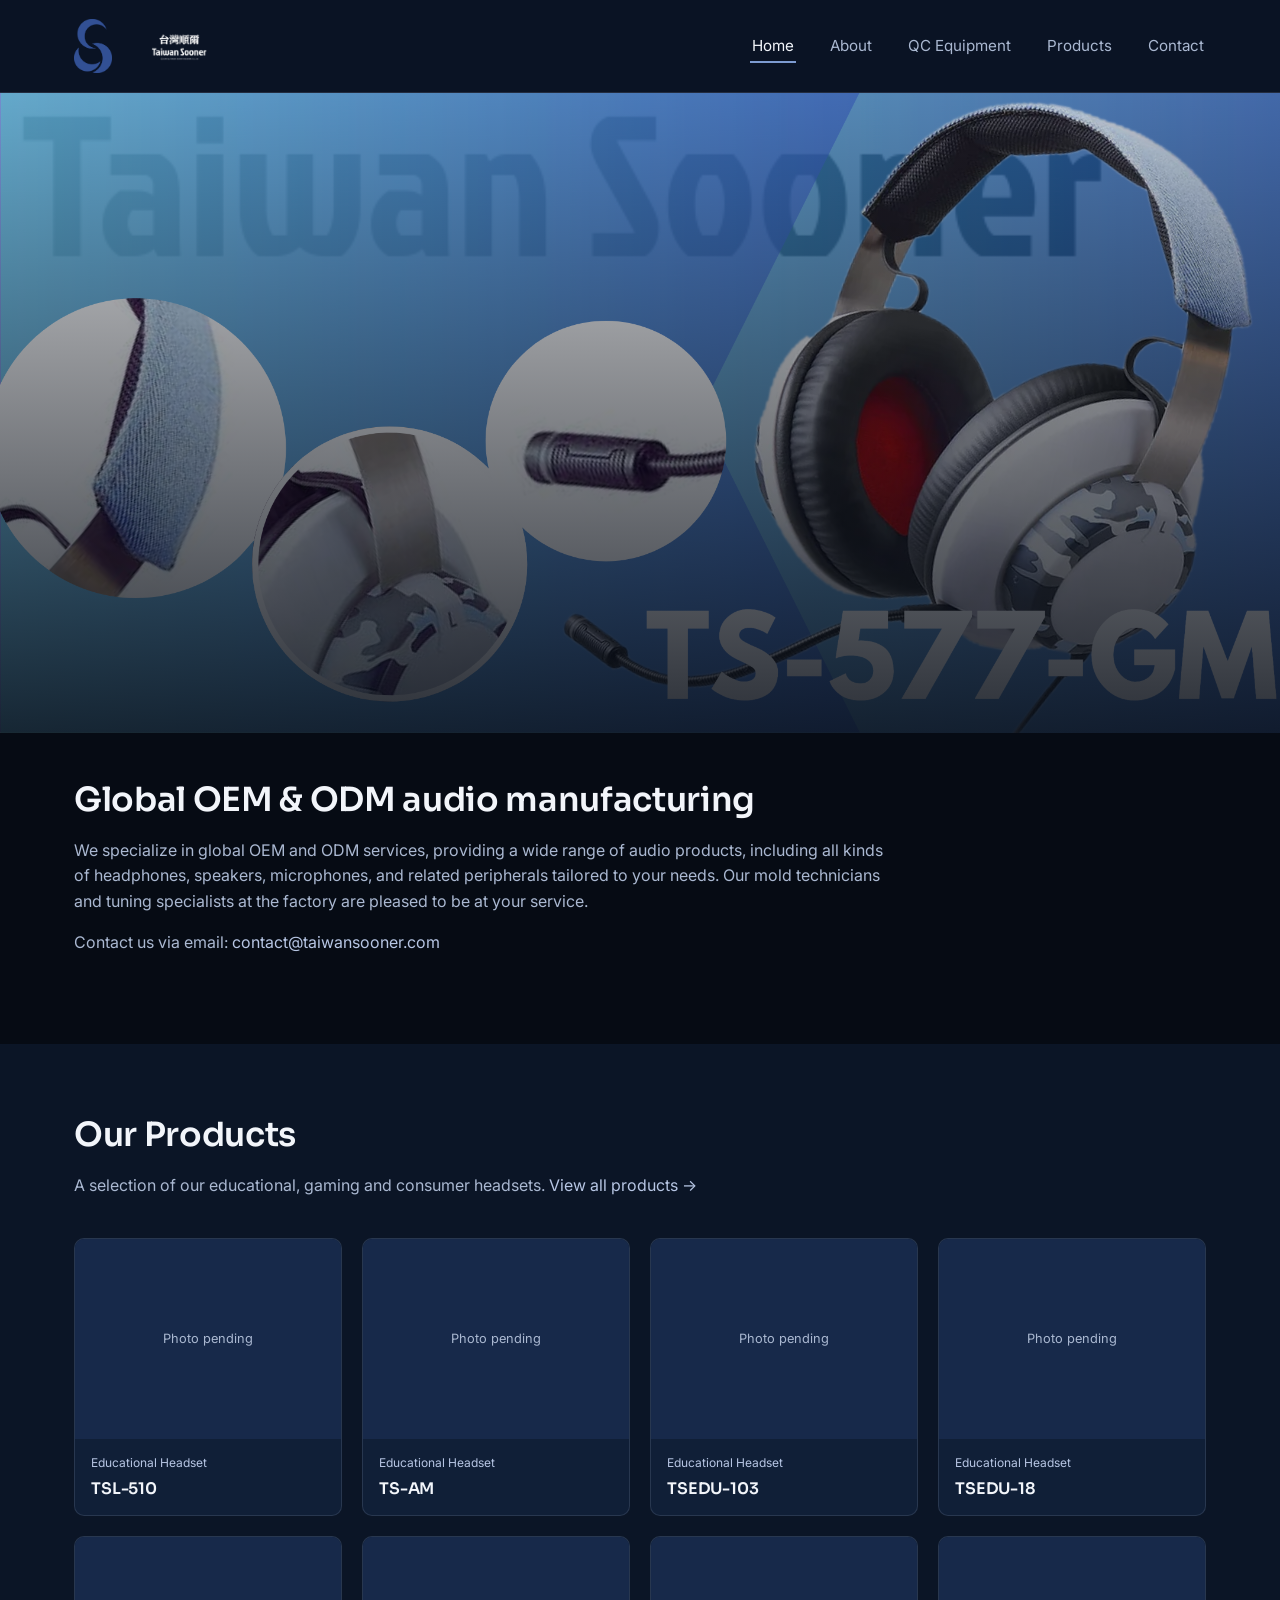
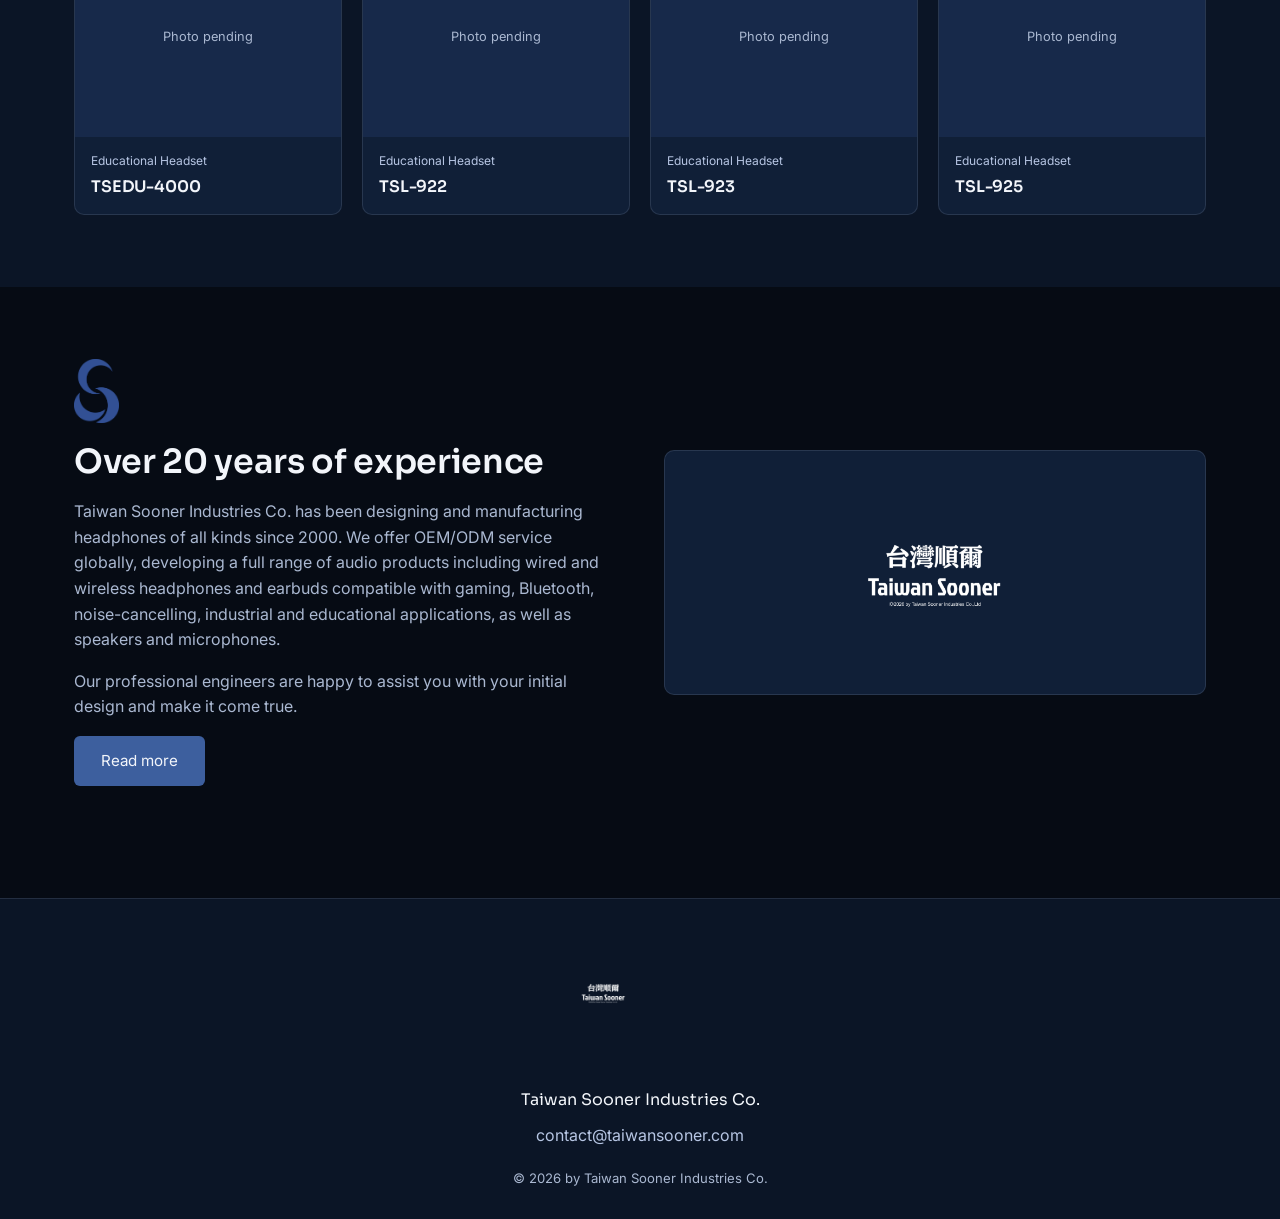
<file: index.html>
<!DOCTYPE html>
<html lang="en">
<head>
<meta charset="UTF-8">
<meta name="viewport" content="width=device-width, initial-scale=1">
<title>Taiwan Sooner Industries Co. | OEM/ODM Headphones, Headsets &amp; Microphones</title>
<meta name="description" content="Taiwan Sooner Industries Co. designs and manufactures wired and wireless headphones, earbuds, speakers and microphones for gaming, Bluetooth, noise-cancelling, industrial and educational use. OEM/ODM since 2000.">
<link rel="icon" href="/images/logo/sooner-icon.png">
<link rel="preconnect" href="https://fonts.googleapis.com">
<link href="https://fonts.googleapis.com/css2?family=Sora:wght@500;600;700&family=Inter:wght@400;500&display=swap" rel="stylesheet">
<link rel="stylesheet" href="/css/style.css">
</head>
<body data-page="home">

<div id="site-header"></div>

<section class="hero-carousel" id="hero-carousel"></section>

<section class="section-tight">
  <div class="wrap">
    <div class="section-head" style="max-width:820px">
      <h2>Global OEM &amp; ODM audio manufacturing</h2>
      <p>We specialize in global OEM and ODM services, providing a wide range of audio products, including all kinds of headphones, speakers, microphones, and related peripherals tailored to your needs. Our mold technicians and tuning specialists at the factory are pleased to be at your service.</p>
      <p>Contact us via email: <a href="mailto:contact@taiwansooner.com" style="color:var(--blue-200)">contact@taiwansooner.com</a></p>
    </div>
  </div>
</section>

<section class="section-alt">
  <div class="wrap">
    <div class="section-head">
      <h2>Our Products</h2>
      <p>A selection of our educational, gaming and consumer headsets. <a href="/products.html" style="color:var(--blue-200)">View all products →</a></p>
    </div>
    <div class="grid-4" id="home-product-grid"></div>
  </div>
</section>

<section>
  <div class="wrap two-col">
    <div>
      <img src="/images/logo/sooner-icon.png" alt="" style="height:64px;margin-bottom:20px">
      <h2>Over 20 years of experience</h2>
      <p>Taiwan Sooner Industries Co. has been designing and manufacturing headphones of all kinds since 2000. We offer OEM/ODM service globally, developing a full range of audio products including wired and wireless headphones and earbuds compatible with gaming, Bluetooth, noise-cancelling, industrial and educational applications, as well as speakers and microphones.</p>
      <p>Our professional engineers are happy to assist you with your initial design and make it come true.</p>
      <a class="btn" href="/about.html">Read more</a>
    </div>
    <div class="card" style="text-align:center;padding:48px 24px">
      <img src="/images/logo/logo-full-white.png" alt="Taiwan Sooner" style="max-width:260px;margin:0 auto">
    </div>
  </div>
</section>

<div id="site-footer"></div>

<script src="/js/main.js"></script>
<script src="/js/carousel.js"></script>
<script>
  // Small featured-products preview built from the same list used on /products.html
  fetch("/data/products.json").then(r => r.json()).then(products => {
    const grid = document.getElementById("home-product-grid");
    products
      .filter(p => p.active !== false && p.featured !== false)
      .slice(0, 8)
      .forEach(p => {
        const a = document.createElement("a");
        a.className = "product-card";
        a.href = "/product.html?id=" + encodeURIComponent(p.id);
        const thumb = p.image
          ? `<div class="thumb" style="background-image:url('/${p.image}');background-size:cover;background-position:center"></div>`
          : `<div class="thumb">Photo pending</div>`;
        a.innerHTML = `
          ${thumb}
          <div class="meta">
            <div class="cat">${p.category || ""}</div>
            <h3>${p.name}</h3>
          </div>`;
        grid.appendChild(a);
      });
  });
</script>
</body>
</html>
</file>
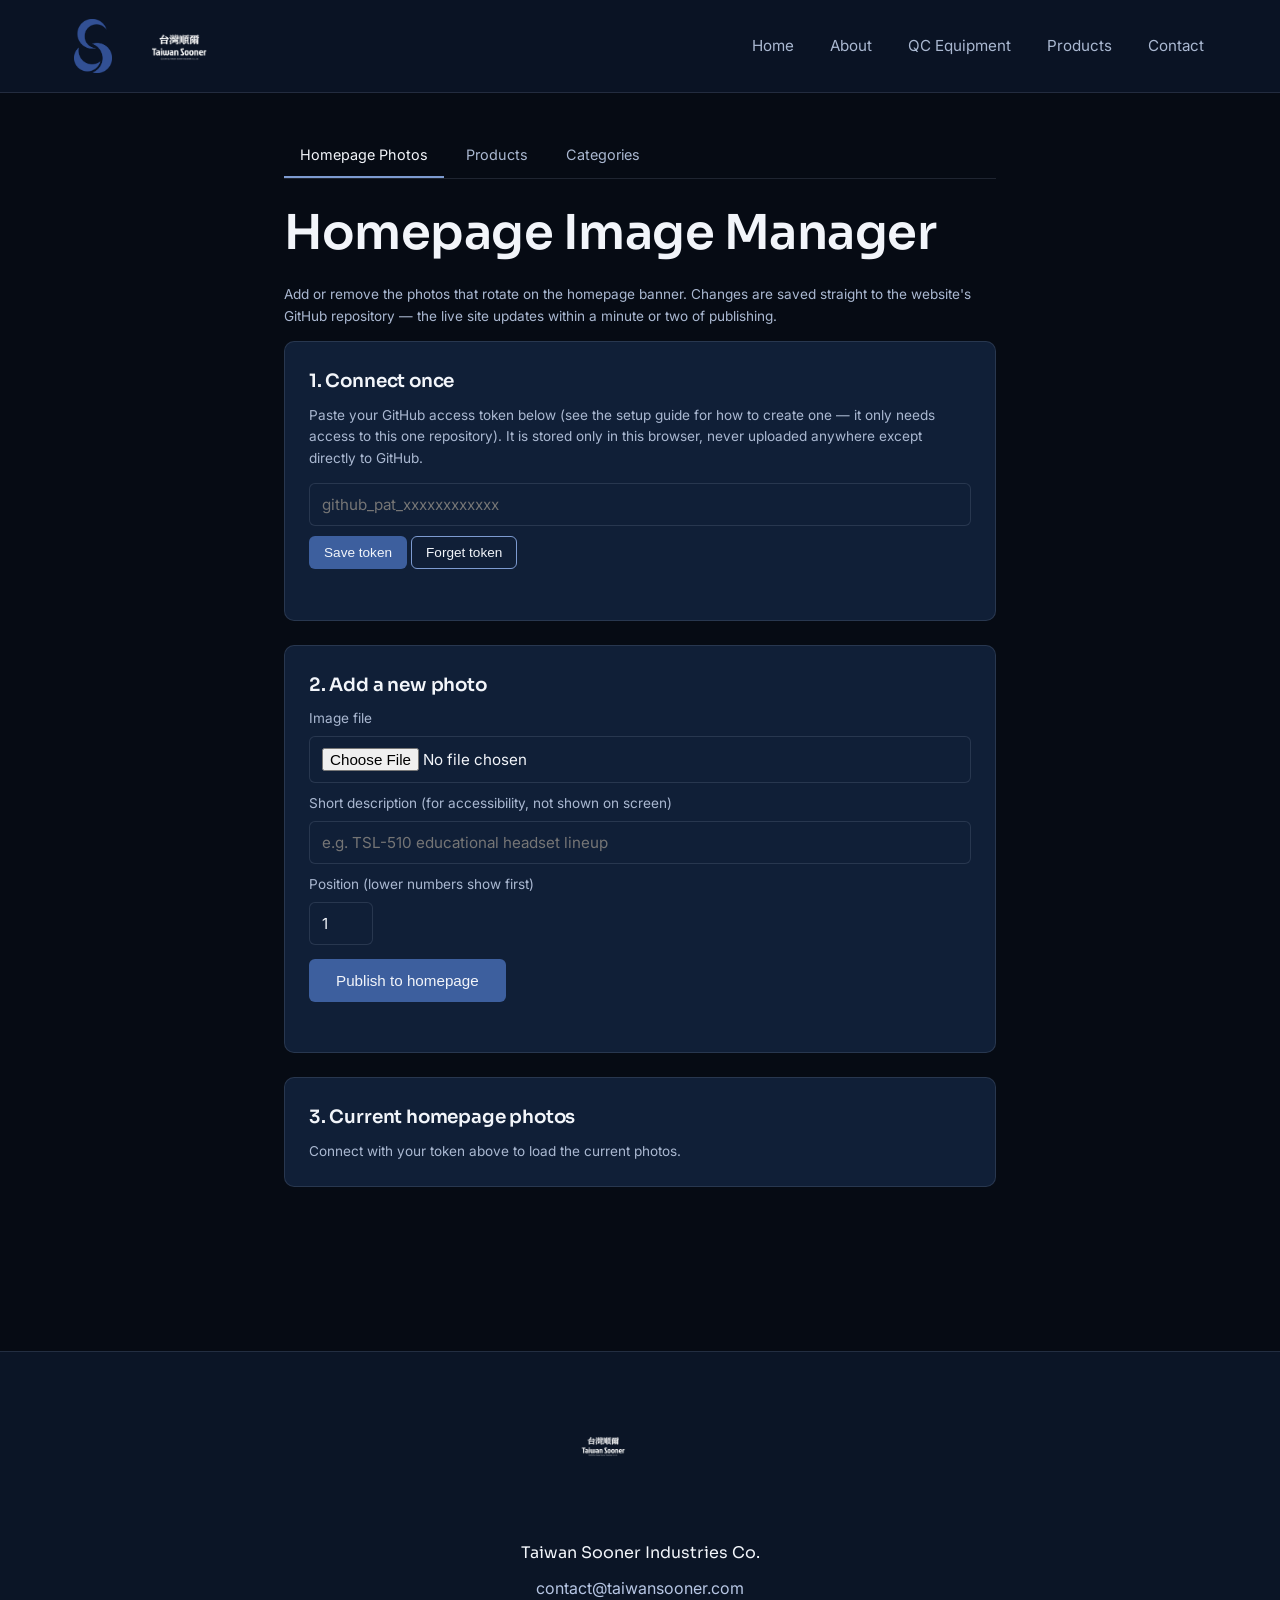
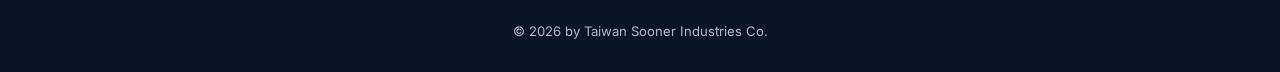
<file: admin/index.html>
<!DOCTYPE html>
<html lang="en">
<head>
<meta charset="UTF-8">
<meta name="viewport" content="width=device-width, initial-scale=1">
<title>Homepage Image Manager | Taiwan Sooner</title>
<link rel="icon" href="/images/logo/sooner-icon.png">
<link rel="preconnect" href="https://fonts.googleapis.com">
<link href="https://fonts.googleapis.com/css2?family=Sora:wght@500;600;700&family=Inter:wght@400;500&display=swap" rel="stylesheet">
<link rel="stylesheet" href="/css/style.css">
<link rel="stylesheet" href="/css/admin.css">
</head>
<body data-page="admin">

<div id="site-header"></div>

<div class="admin-wrap">
  <div class="admin-tabs">
    <a href="/admin/index.html" class="is-active">Homepage Photos</a>
    <a href="/admin/products.html">Products</a>
    <a href="/admin/categories.html">Categories</a>
  </div>

  <h1>Homepage Image Manager</h1>
  <p class="muted">Add or remove the photos that rotate on the homepage banner. Changes are saved straight to the website's GitHub repository — the live site updates within a minute or two of publishing.</p>

  <div class="panel" id="setup-panel">
    <h3>1. Connect once</h3>
    <p class="muted">Paste your GitHub access token below (see the setup guide for how to create one — it only needs access to this one repository). It is stored only in this browser, never uploaded anywhere except directly to GitHub.</p>
    <input type="password" id="token-input" placeholder="github_pat_xxxxxxxxxxxx" style="margin-bottom:10px">
    <button class="btn small-btn" id="save-token">Save token</button>
    <button class="btn btn-outline small-btn" id="clear-token">Forget token</button>
    <div class="status" id="setup-status"></div>
  </div>

  <div class="panel">
    <h3>2. Add a new photo</h3>
    <label for="file-input">Image file</label>
    <input type="file" id="file-input" accept="image/*" style="margin-bottom:10px">
    <label for="alt-input">Short description (for accessibility, not shown on screen)</label>
    <input type="text" id="alt-input" placeholder="e.g. TSL-510 educational headset lineup" style="margin-bottom:10px">
    <label for="order-input">Position (lower numbers show first)</label>
    <input type="number" id="order-input" class="num-input" value="1" style="margin-bottom:14px">
    <br>
    <button class="btn" id="upload-btn">Publish to homepage</button>
    <div class="status" id="upload-status"></div>
  </div>

  <div class="panel">
    <h3>3. Current homepage photos</h3>
    <div id="slide-list" class="muted">Connect with your token above to load the current photos.</div>
  </div>
</div>

<div id="site-footer"></div>
<script src="/js/main.js"></script>
<script src="/js/admin-common.js"></script>
<script>
const DATA_PATH = "data/carousel.json";
const IMAGE_DIR = "images/carousel";

const tokenInput = document.getElementById("token-input");
const setupStatus = document.getElementById("setup-status");
const uploadStatus = document.getElementById("upload-status");
const slideList = document.getElementById("slide-list");

document.getElementById("save-token").addEventListener("click", () => {
  if (!tokenInput.value.trim()) return;
  tsSetToken(tokenInput.value.trim());
  tokenInput.value = "";
  setupStatus.textContent = "Token saved in this browser.";
  setupStatus.className = "status ok";
  refresh();
});
document.getElementById("clear-token").addEventListener("click", () => {
  tsClearToken();
  setupStatus.textContent = "Token removed.";
  setupStatus.className = "status";
  refresh();
});

async function refresh() {
  if (!tsGetToken()) {
    slideList.textContent = "Connect with your token above to load the current photos.";
    return;
  }
  slideList.textContent = "Loading…";
  try {
    const { entries } = await tsLoadJson(DATA_PATH);
    if (entries.length === 0) {
      slideList.textContent = "No photos yet — add one above.";
      return;
    }
    slideList.innerHTML = "";
    entries
      .slice()
      .sort((a, b) => (a.order ?? 0) - (b.order ?? 0))
      .forEach((entry) => {
        const row = document.createElement("div");
        row.className = "row-item";
        row.innerHTML = `
          <img src="/${entry.src}" alt="">
          <div class="grow">
            <div>${entry.alt || "(no description)"}</div>
            <div class="fname">${entry.src} — position ${entry.order ?? "?"}</div>
          </div>
          <div class="row-actions">
            <label class="muted" style="margin:0"><input type="checkbox" ${entry.active !== false ? "checked" : ""} data-action="toggle" data-id="${entry.id}"> shown</label>
            <button class="btn btn-outline small-btn" data-action="delete" data-id="${entry.id}">Remove</button>
          </div>`;
        slideList.appendChild(row);
      });

    slideList.querySelectorAll('[data-action="toggle"]').forEach((cb) => {
      cb.addEventListener("change", () => toggleActive(cb.dataset.id, cb.checked));
    });
    slideList.querySelectorAll('[data-action="delete"]').forEach((btn) => {
      btn.addEventListener("click", () => removeSlide(btn.dataset.id));
    });
  } catch (e) {
    slideList.textContent = "Could not load photos: " + e.message;
  }
}

async function toggleActive(id, active) {
  const { entries, sha } = await tsLoadJson(DATA_PATH);
  const updated = entries.map((e) => (e.id === id ? { ...e, active } : e));
  await tsSaveJson(DATA_PATH, updated, sha, `Toggle carousel image ${id}`);
  refresh();
}

async function removeSlide(id) {
  if (!confirm("Remove this photo from the homepage?")) return;
  const { entries, sha } = await tsLoadJson(DATA_PATH);
  const target = entries.find((e) => e.id === id);
  const remaining = entries.filter((e) => e.id !== id);
  await tsSaveJson(DATA_PATH, remaining, sha, `Remove carousel image ${id}`);
  if (target) {
    try {
      const fileInfo = await tsGhGet(target.src);
      await tsGhDelete(target.src, fileInfo.sha, `Delete image file for ${id}`);
    } catch (e) {
      console.warn("Image file cleanup skipped:", e.message);
    }
  }
  refresh();
}

document.getElementById("upload-btn").addEventListener("click", async () => {
  const fileInput = document.getElementById("file-input");
  const alt = document.getElementById("alt-input").value.trim();
  const order = parseInt(document.getElementById("order-input").value, 10) || 1;
  const file = fileInput.files[0];
  uploadStatus.className = "status";

  if (!tsGetToken()) { uploadStatus.textContent = "Connect your token first."; uploadStatus.className = "status error"; return; }
  if (!file) { uploadStatus.textContent = "Choose an image file first."; uploadStatus.className = "status error"; return; }

  uploadStatus.textContent = "Uploading…";
  try {
    const dataUrl = await tsReadFileAsDataUrl(file);
    const id = Date.now().toString(36);
    const ext = file.name.split(".").pop().toLowerCase();
    const safeExt = /^(jpe?g|png|webp)$/.test(ext) ? ext : "jpg";
    const path = `${IMAGE_DIR}/${id}.${safeExt}`;

    await tsGhPut(path, tsB64FromDataUrl(dataUrl), null, `Add carousel image ${id}`);

    const { entries, sha } = await tsLoadJson(DATA_PATH);
    entries.push({ id, src: path, alt, order, active: true });
    await tsSaveJson(DATA_PATH, entries, sha, `Register carousel image ${id}`);

    uploadStatus.textContent = "Published! It will appear on the homepage shortly.";
    uploadStatus.className = "status ok";
    fileInput.value = "";
    document.getElementById("alt-input").value = "";
    refresh();
  } catch (e) {
    uploadStatus.textContent = "Something went wrong: " + e.message;
    uploadStatus.className = "status error";
  }
});

document.addEventListener("partials:loaded", refresh);
</script>
</body>
</html>
</file>
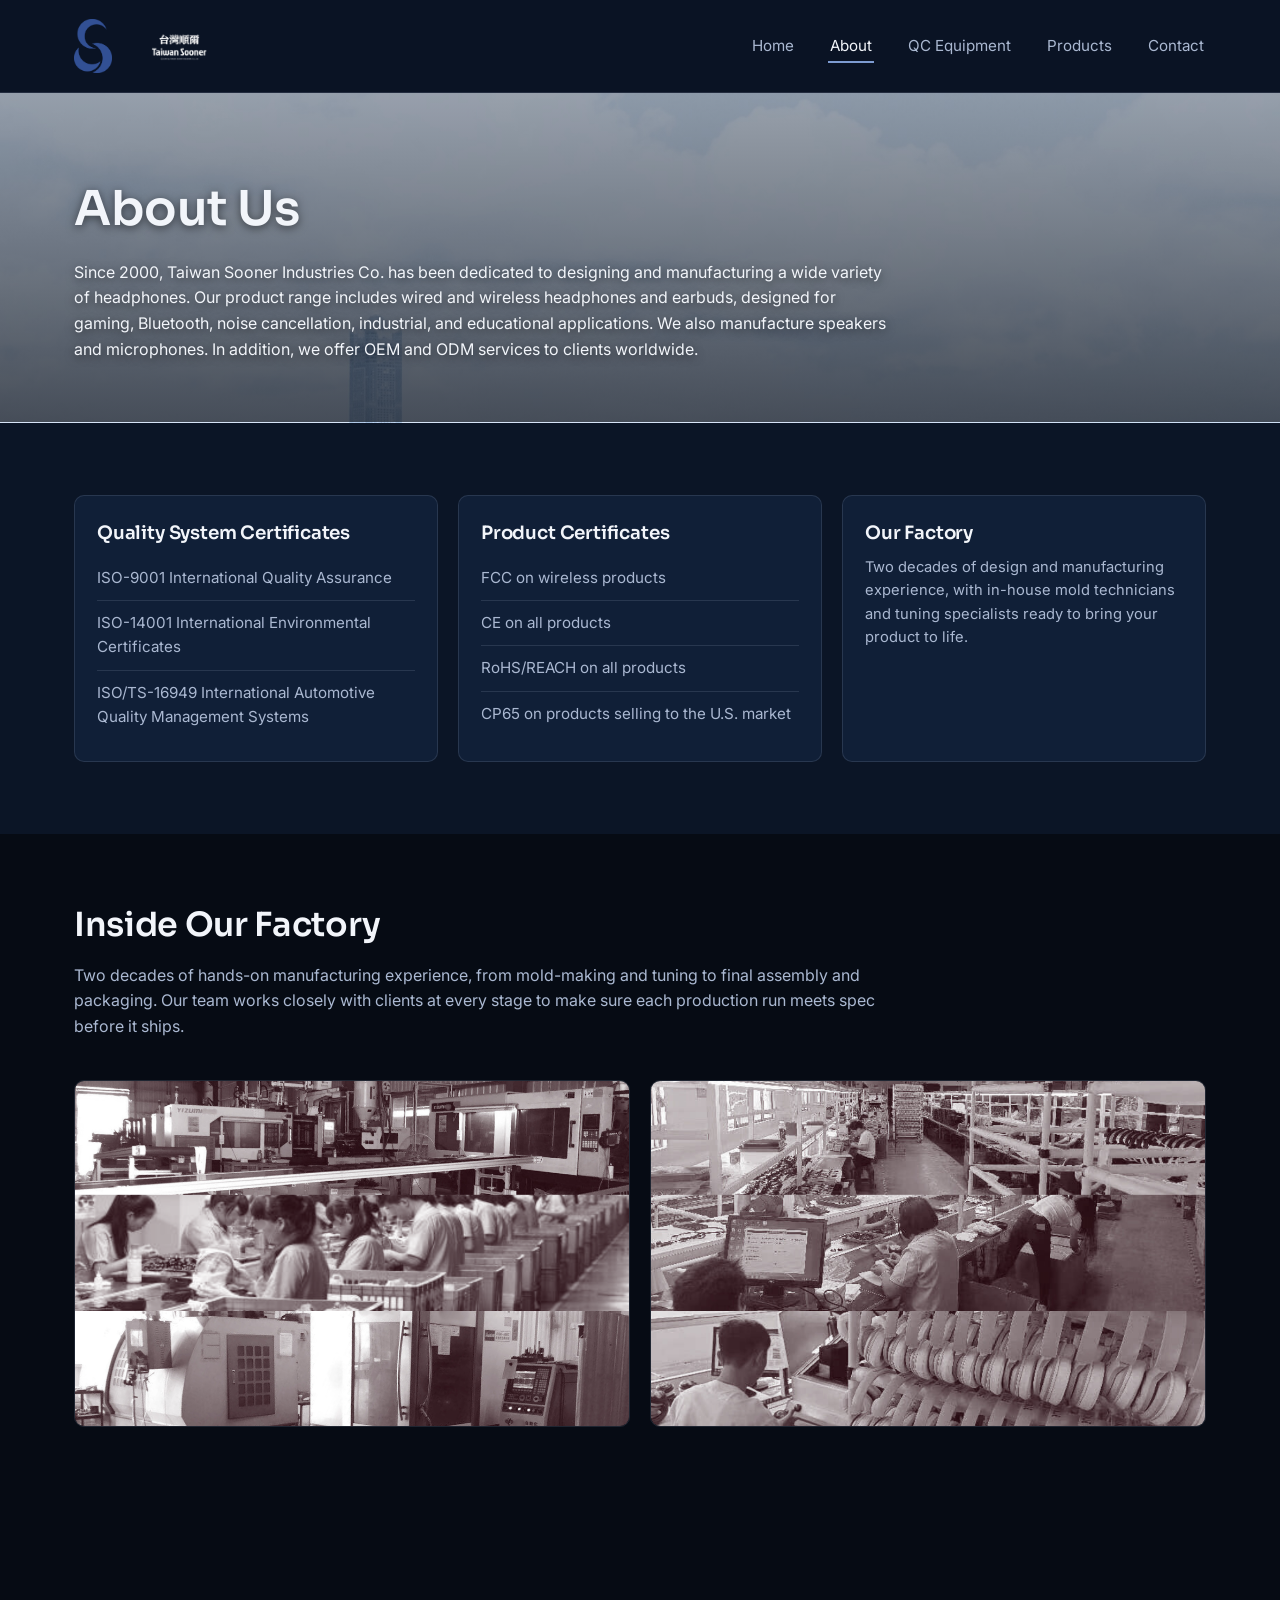
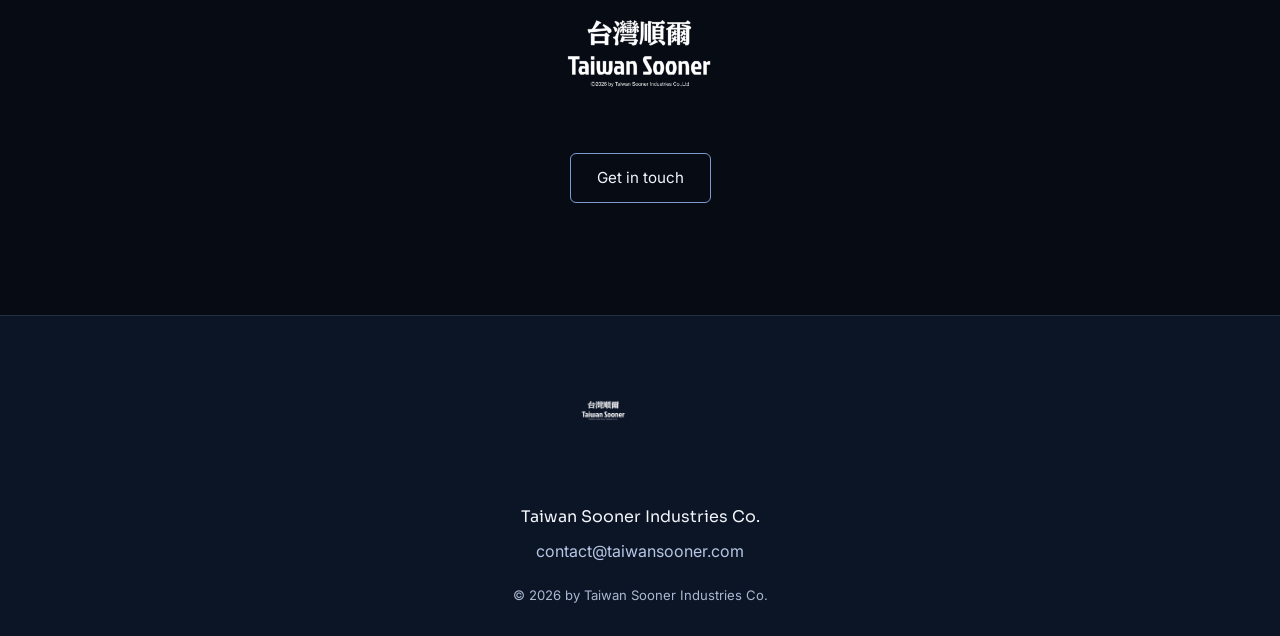
<file: about.html>
<!DOCTYPE html>
<html lang="en">
<head>
<meta charset="UTF-8">
<meta name="viewport" content="width=device-width, initial-scale=1">
<title>About | Taiwan Sooner Industries Co.</title>
<meta name="description" content="Sooner Industries specializes in OEM and ODM audio solutions, offering high-quality headsets and microphones tailored to your needs.">
<link rel="icon" href="/images/logo/sooner-icon.png">
<link rel="preconnect" href="https://fonts.googleapis.com">
<link href="https://fonts.googleapis.com/css2?family=Sora:wght@500;600;700&family=Inter:wght@400;500&display=swap" rel="stylesheet">
<link rel="stylesheet" href="/css/style.css">
</head>
<body data-page="about">

<div id="site-header"></div>

<section class="page-hero" style="background-image:url('/images/backgrounds/about-us-bg.jpg')">
  <div class="wrap">
    <div class="section-head" style="max-width:820px">
      <h1>About Us</h1>
      <p>Since 2000, Taiwan Sooner Industries Co. has been dedicated to designing and manufacturing a wide variety of headphones. Our product range includes wired and wireless headphones and earbuds, designed for gaming, Bluetooth, noise cancellation, industrial, and educational applications. We also manufacture speakers and microphones. In addition, we offer OEM and ODM services to clients worldwide.</p>
    </div>
  </div>
</section>

<section class="section-alt">
  <div class="wrap">
    <div class="grid-3">
      <div class="card">
        <h3>Quality System Certificates</h3>
        <ul class="plain">
          <li>ISO-9001 International Quality Assurance</li>
          <li>ISO-14001 International Environmental Certificates</li>
          <li>ISO/TS-16949 International Automotive Quality Management Systems</li>
        </ul>
      </div>
      <div class="card">
        <h3>Product Certificates</h3>
        <ul class="plain">
          <li>FCC on wireless products</li>
          <li>CE on all products</li>
          <li>RoHS/REACH on all products</li>
          <li>CP65 on products selling to the U.S. market</li>
        </ul>
      </div>
      <div class="card">
        <h3>Our Factory</h3>
        <p>Two decades of design and manufacturing experience, with in-house mold technicians and tuning specialists ready to bring your product to life.</p>
      </div>
    </div>
  </div>
</section>

<section>
  <div class="wrap">
    <div class="section-head" style="max-width:820px">
      <h2>Inside Our Factory</h2>
      <p>Two decades of hands-on manufacturing experience, from mold-making and tuning to final assembly and packaging. Our team works closely with clients at every stage to make sure each production run meets spec before it ships.</p>
    </div>
    <div class="photo-pair">
      <img src="/images/about/fc-pic-a.png" alt="Taiwan Sooner factory floor A">
      <img src="/images/about/fc-pic-b.png" alt="Taiwan Sooner factory floor B">
    </div>
  </div>
</section>

<section>
  <div class="wrap" style="text-align:center">
    <img src="/images/logo/logo-full-white.png" alt="Taiwan Sooner" style="max-width:280px;margin:0 auto 24px">
    <a class="btn btn-outline" href="/contact.html">Get in touch</a>
  </div>
</section>

<div id="site-footer"></div>
<script src="/js/main.js"></script>
</body>
</html>
</file>
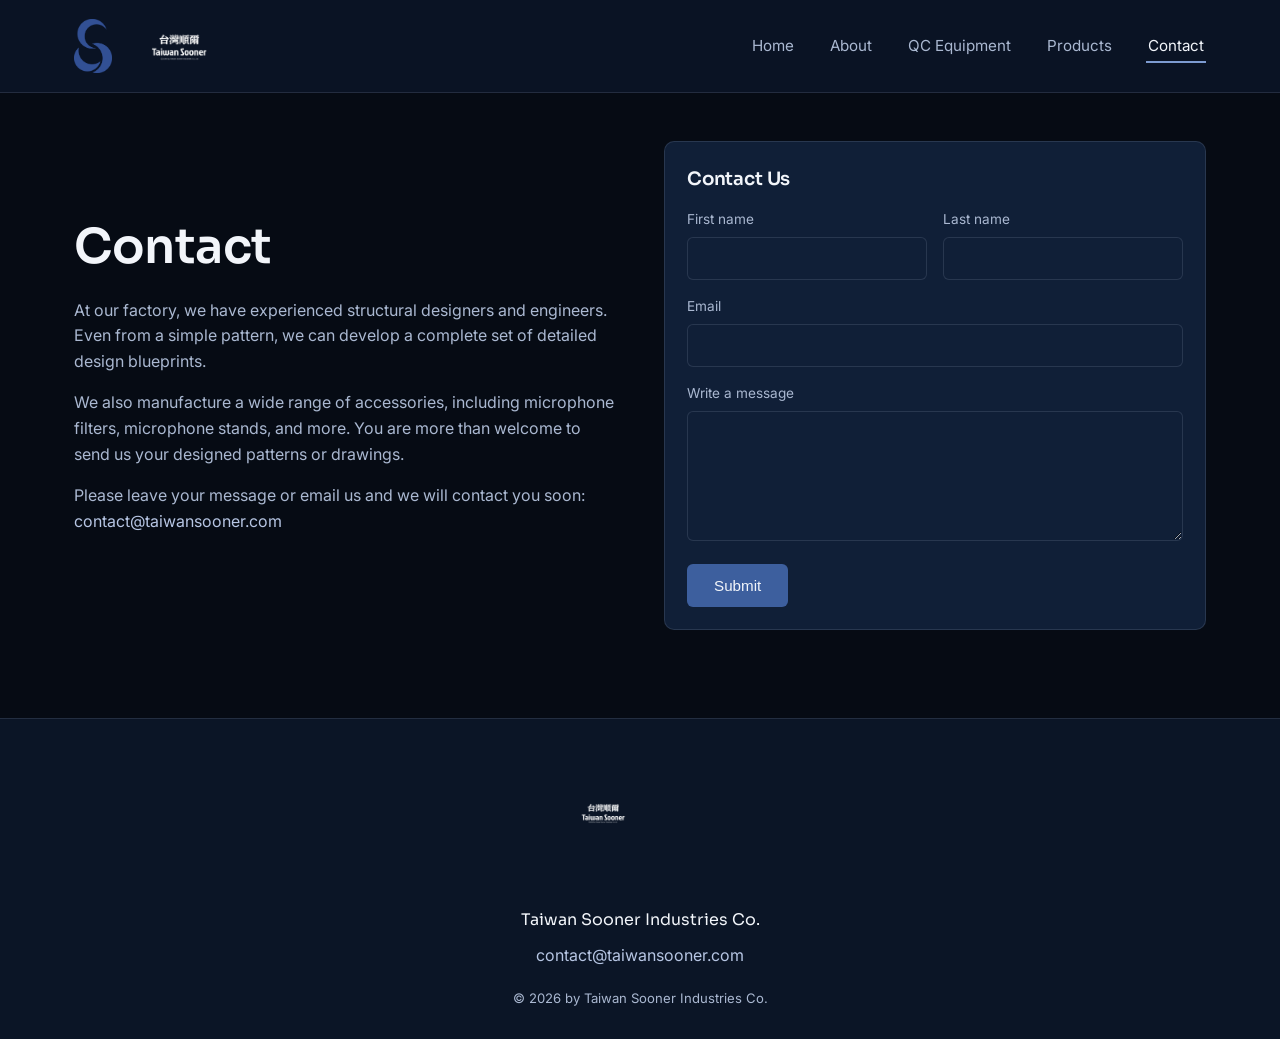
<file: contact.html>
<!DOCTYPE html>
<html lang="en">
<head>
<meta charset="UTF-8">
<meta name="viewport" content="width=device-width, initial-scale=1">
<title>Contact | Taiwan Sooner Industries Co.</title>
<meta name="description" content="Reach out to Sooner Industries – a trusted manufacturer of headsets and microphones. Contact us for product details, support, or business inquiries.">
<link rel="icon" href="/images/logo/sooner-icon.png">
<link rel="preconnect" href="https://fonts.googleapis.com">
<link href="https://fonts.googleapis.com/css2?family=Sora:wght@500;600;700&family=Inter:wght@400;500&display=swap" rel="stylesheet">
<link rel="stylesheet" href="/css/style.css">
</head>
<body data-page="contact">

<div id="site-header"></div>

<section class="section-tight">
  <div class="wrap two-col">
    <div>
      <h1>Contact</h1>
      <p>At our factory, we have experienced structural designers and engineers. Even from a simple pattern, we can develop a complete set of detailed design blueprints.</p>
      <p>We also manufacture a wide range of accessories, including microphone filters, microphone stands, and more. You are more than welcome to send us your designed patterns or drawings.</p>
      <p>Please leave your message or email us and we will contact you soon: <a href="mailto:contact@taiwansooner.com" style="color:var(--blue-200)">contact@taiwansooner.com</a></p>
    </div>

    <!--
      GitHub Pages cannot run server code, so this form posts to Formspree
      (a free form-backend service) instead. Replace YOUR_FORM_ID below with
      the ID Formspree gives you — see the deployment guide, step 6.
    -->
    <form class="card" action="https://formspree.io/f/YOUR_FORM_ID" method="POST">
      <h3 style="margin-bottom:16px">Contact Us</h3>
      <div class="form-grid">
        <div>
          <label for="first">First name</label>
          <input id="first" name="first_name" type="text" required>
        </div>
        <div>
          <label for="last">Last name</label>
          <input id="last" name="last_name" type="text" required>
        </div>
        <div class="full">
          <label for="email">Email</label>
          <input id="email" name="email" type="email" required>
        </div>
        <div class="full">
          <label for="message">Write a message</label>
          <textarea id="message" name="message" required></textarea>
        </div>
        <div class="full">
          <button class="btn" type="submit">Submit</button>
        </div>
      </div>
    </form>
  </div>
</section>

<div id="site-footer"></div>
<script src="/js/main.js"></script>
</body>
</html>
</file>
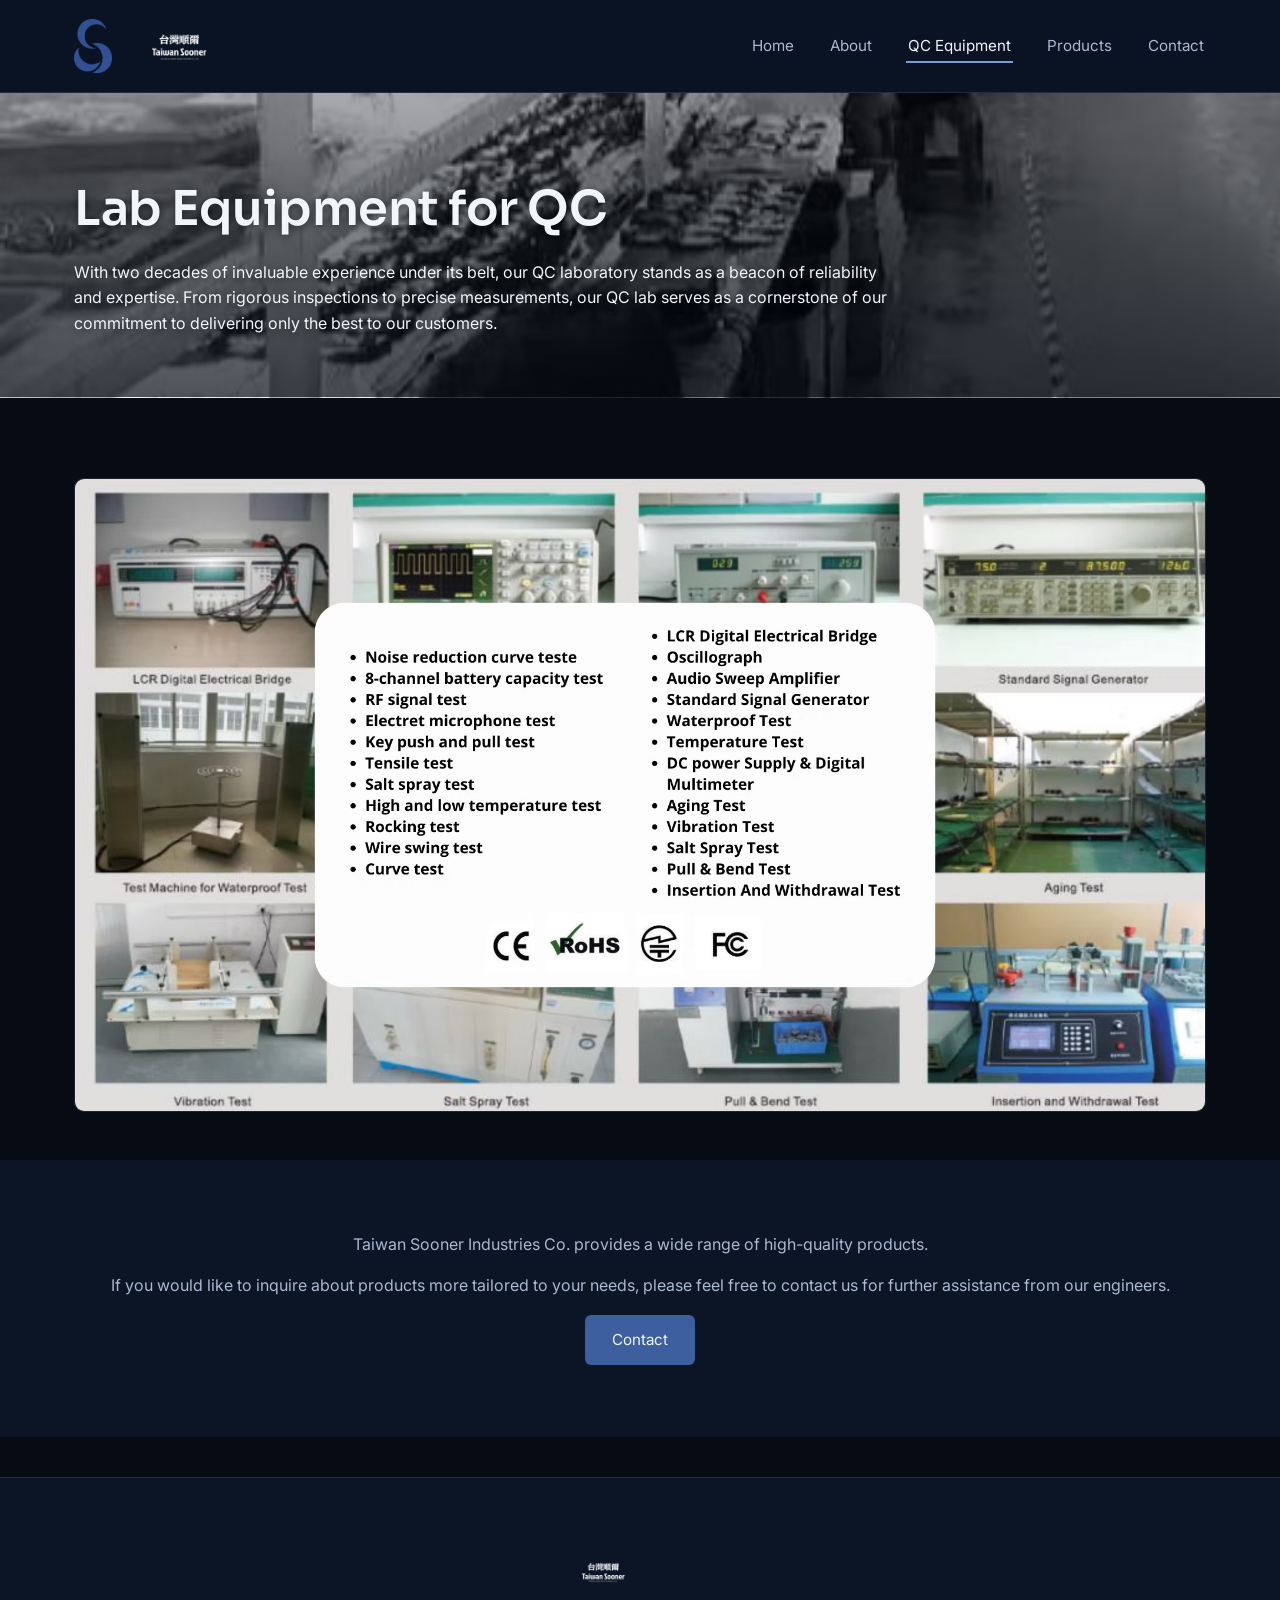
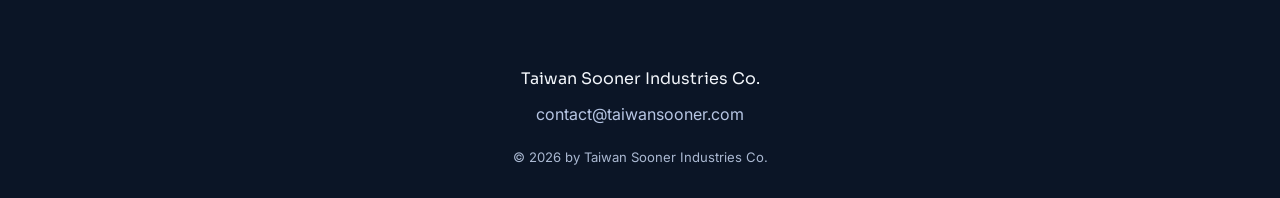
<file: lab.html>
<!DOCTYPE html>
<html lang="en">
<head>
<meta charset="UTF-8">
<meta name="viewport" content="width=device-width, initial-scale=1">
<title>QC Equipment | Taiwan Sooner Industries Co.</title>
<meta name="description" content="Sooner Industries offers top-tier QC equipment for testing headsets, microphones, and other audio devices, ensuring every product meets our high-quality standards.">
<link rel="icon" href="/images/logo/sooner-icon.png">
<link rel="preconnect" href="https://fonts.googleapis.com">
<link href="https://fonts.googleapis.com/css2?family=Sora:wght@500;600;700&family=Inter:wght@400;500&display=swap" rel="stylesheet">
<link rel="stylesheet" href="/css/style.css">
</head>
<body data-page="lab">

<div id="site-header"></div>

<section class="page-hero" style="background-image:url('/images/backgrounds/lab-equipment-for-qc.jpeg')">
  <div class="wrap">
    <div class="section-head" style="max-width:820px">
      <h1>Lab Equipment for QC</h1>
      <p>With two decades of invaluable experience under its belt, our QC laboratory stands as a beacon of reliability and expertise. From rigorous inspections to precise measurements, our QC lab serves as a cornerstone of our commitment to delivering only the best to our customers.</p>
    </div>
  </div>
</section>

<section class="section-tight">
  <div class="wrap">
    <div class="lab-photo">
      <img src="/images/lab/lab-pic.jpeg" alt="Taiwan Sooner QC lab testing equipment">
    </div>
  </div>
</section>

<section class="section-alt">
  <div class="wrap" style="text-align:center">
    <p>Taiwan Sooner Industries Co. provides a wide range of high-quality products.</p>
    <p>If you would like to inquire about products more tailored to your needs, please feel free to contact us for further assistance from our engineers.</p>
    <a class="btn" href="mailto:contact@taiwansooner.com?subject=Inquiry%20from%20(your%20name/company%20name)">Contact</a>
  </div>
</section>

<div id="site-footer"></div>
<script src="/js/main.js"></script>
</body>
</html>
</file>
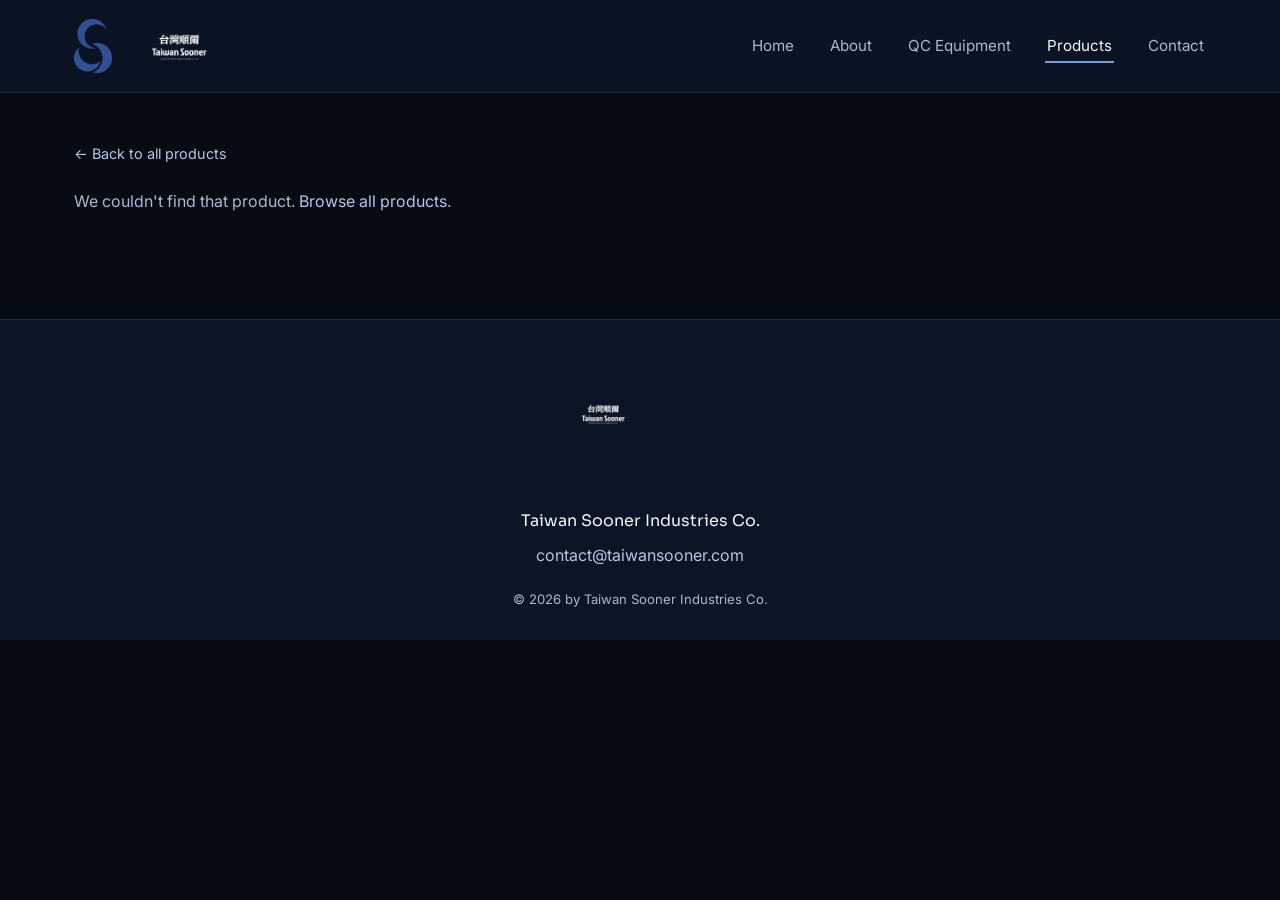
<file: product.html>
<!DOCTYPE html>
<html lang="en">
<head>
<meta charset="UTF-8">
<meta name="viewport" content="width=device-width, initial-scale=1">
<title id="page-title">Product | Taiwan Sooner Industries Co.</title>
<link rel="icon" href="/images/logo/sooner-icon.png">
<link rel="preconnect" href="https://fonts.googleapis.com">
<link href="https://fonts.googleapis.com/css2?family=Sora:wght@500;600;700&family=Inter:wght@400;500&display=swap" rel="stylesheet">
<link rel="stylesheet" href="/css/style.css">
</head>
<body data-page="products">

<div id="site-header"></div>

<section class="section-tight">
  <div class="wrap">
    <a class="back-link" href="/products.html">&larr; Back to all products</a>
    <div id="detail-root">
      <p class="muted">Loading…</p>
    </div>
  </div>
</section>

<div id="site-footer"></div>

<script src="/js/main.js"></script>
<script>
const params = new URLSearchParams(window.location.search);
const id = params.get("id");
const root = document.getElementById("detail-root");

function paragraphs(text) {
  return text
    .split(/\n{2,}/)
    .map(p => `<p>${p.replace(/\n/g, "<br>")}</p>`)
    .join("");
}

fetch("/data/products.json")
  .then(r => r.json())
  .then(products => {
    const p = products.find(item => item.id === id);
    if (!p) {
      root.innerHTML = `<p>We couldn't find that product. <a href="/products.html" style="color:var(--blue-200)">Browse all products</a>.</p>`;
      return;
    }
    document.getElementById("page-title").textContent = p.name + " | Taiwan Sooner Industries Co.";
    const photo = p.image
      ? `<img src="/${p.image}" alt="${p.name}">`
      : `Photo pending`;
    const details = p.details
      ? paragraphs(p.details)
      : (p.description ? `<p>${p.description}</p>` : `<p class="muted">Full specifications coming soon — contact us for details.</p>`);

    root.innerHTML = `
      <div class="detail-layout">
        <div class="detail-photo">${photo}</div>
        <div class="detail-body">
          <div class="cat">${p.category || ""}</div>
          <h1>${p.name}</h1>
          <div class="details">${details}</div>
          <a class="btn" href="mailto:contact@taiwansooner.com?subject=Inquiry about ${encodeURIComponent(p.name)}">Ask about this product</a>
        </div>
      </div>`;
  })
  .catch(() => {
    root.innerHTML = `<p>Something went wrong loading this product.</p>`;
  });
</script>
</body>
</html>
</file>
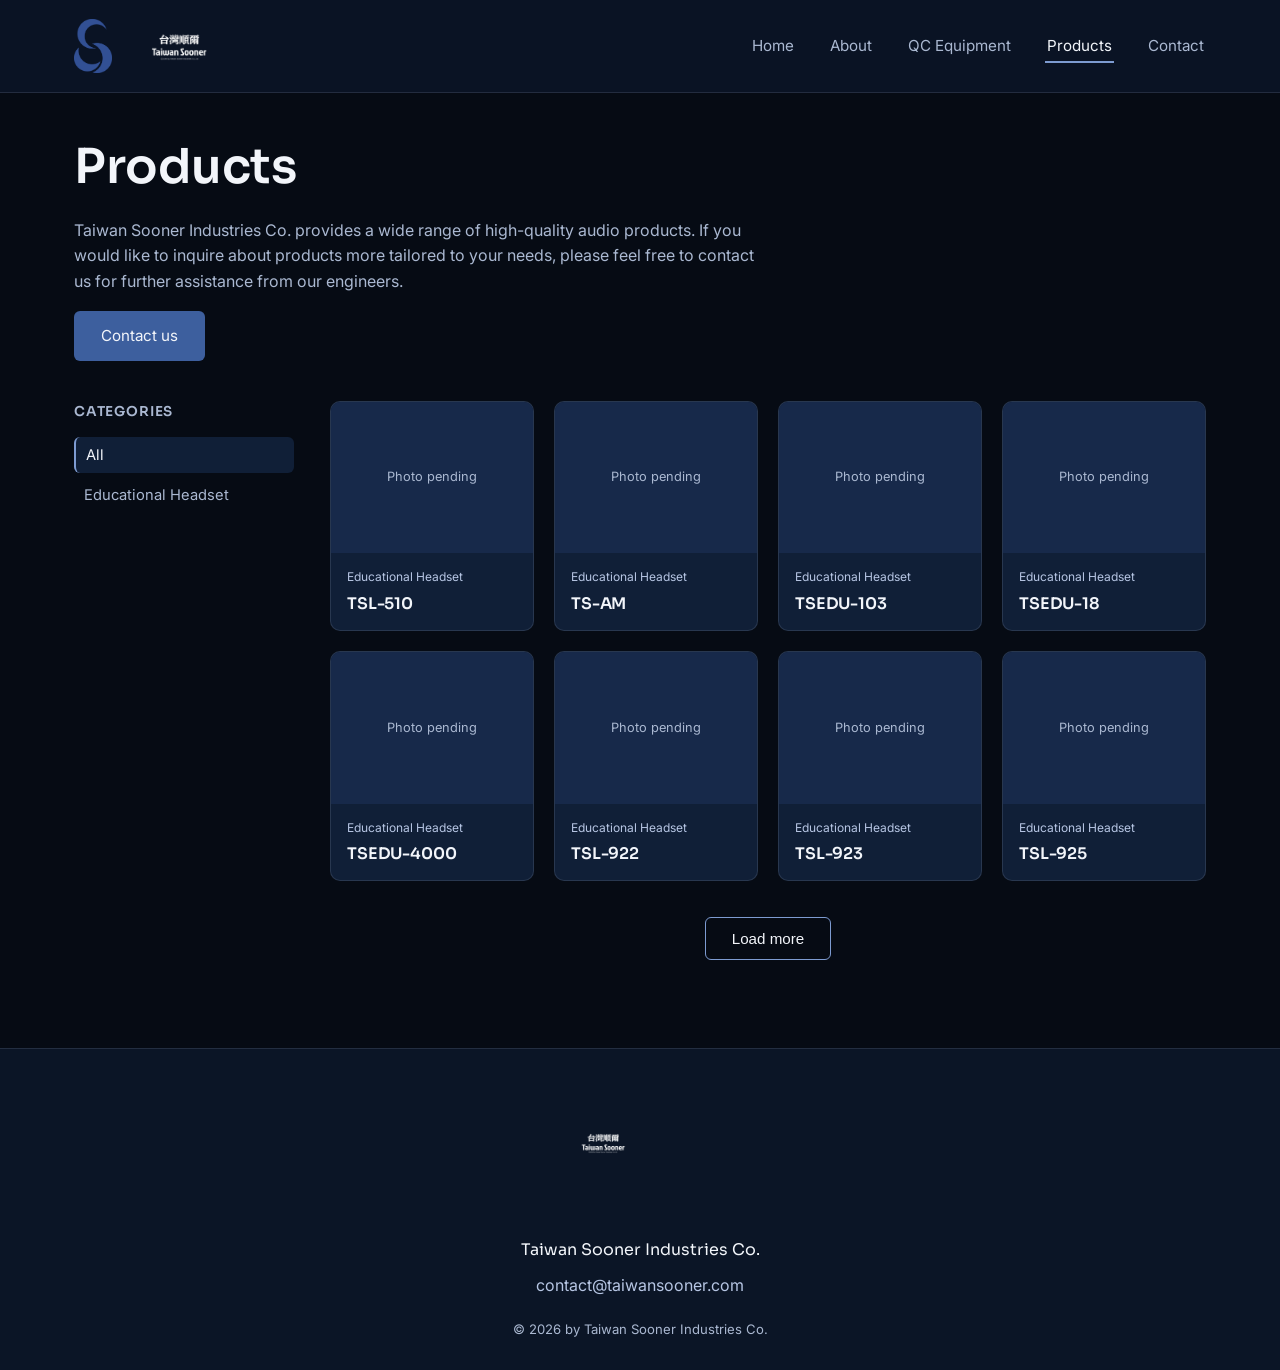
<file: products.html>
<!DOCTYPE html>
<html lang="en">
<head>
<meta charset="UTF-8">
<meta name="viewport" content="width=device-width, initial-scale=1">
<title>Products | Taiwan Sooner Industries Co.</title>
<meta name="description" content="Browse Taiwan Sooner Industries' full range of educational, gaming and consumer headsets, earbuds, speakers and microphones.">
<link rel="icon" href="/images/logo/sooner-icon.png">
<link rel="preconnect" href="https://fonts.googleapis.com">
<link href="https://fonts.googleapis.com/css2?family=Sora:wght@500;600;700&family=Inter:wght@400;500&display=swap" rel="stylesheet">
<link rel="stylesheet" href="/css/style.css">
</head>
<body data-page="products">

<div id="site-header"></div>

<section class="section-tight">
  <div class="wrap">
    <div class="section-head">
      <h1>Products</h1>
      <p>Taiwan Sooner Industries Co. provides a wide range of high-quality audio products. If you would like to inquire about products more tailored to your needs, please feel free to contact us for further assistance from our engineers.</p>
      <a class="btn" href="mailto:contact@taiwansooner.com?subject=Inquiry%20from%20(your%20name/company%20name)">Contact us</a>
    </div>

    <div class="catalog-layout">
      <aside class="category-nav">
        <h3>Categories</h3>
        <ul id="category-list"></ul>
      </aside>

      <div>
        <div class="grid-4" id="product-grid"></div>
        <p class="catalog-empty" id="catalog-empty" style="display:none">No products in this category yet.</p>
        <div class="load-more-wrap">
          <button class="btn btn-outline" id="load-more-btn">Load more</button>
        </div>
      </div>
    </div>
  </div>
</section>

<div id="site-footer"></div>

<script src="/js/main.js"></script>
<script>
const PAGE_SIZE = 8;
let allProducts = [];
let activeCategory = "All";
let visibleCount = PAGE_SIZE;

function render() {
  const grid = document.getElementById("product-grid");
  const empty = document.getElementById("catalog-empty");
  const loadMoreBtn = document.getElementById("load-more-btn");

  const filtered = allProducts.filter(
    p => p.active !== false && (activeCategory === "All" || p.category === activeCategory)
  );

  grid.innerHTML = "";
  if (filtered.length === 0) {
    empty.style.display = "block";
  } else {
    empty.style.display = "none";
    filtered.slice(0, visibleCount).forEach(p => {
      const a = document.createElement("a");
      a.className = "product-card";
      a.href = "/product.html?id=" + encodeURIComponent(p.id);
      const thumb = p.image
        ? `<div class="thumb" style="background-image:url('/${p.image}');background-size:cover;background-position:center"></div>`
        : `<div class="thumb">Photo pending</div>`;
      a.innerHTML = `
        ${thumb}
        <div class="meta">
          <div class="cat">${p.category || ""}</div>
          <h3>${p.name}</h3>
        </div>`;
      grid.appendChild(a);
    });
  }

  loadMoreBtn.style.display = filtered.length > visibleCount ? "inline-block" : "none";
}

function renderCategories(categories) {
  const list = document.getElementById("category-list");
  list.innerHTML = "";
  ["All", ...categories].forEach(cat => {
    const li = document.createElement("li");
    const btn = document.createElement("button");
    btn.textContent = cat;
    if (cat === activeCategory) btn.classList.add("is-active");
    btn.addEventListener("click", () => {
      activeCategory = cat;
      visibleCount = PAGE_SIZE;
      list.querySelectorAll("button").forEach(b => b.classList.remove("is-active"));
      btn.classList.add("is-active");
      render();
    });
    li.appendChild(btn);
    list.appendChild(li);
  });
}

document.getElementById("load-more-btn").addEventListener("click", () => {
  visibleCount += PAGE_SIZE;
  render();
});

Promise.all([
  fetch("/data/products.json").then(r => r.json()),
  fetch("/data/categories.json").then(r => r.json())
]).then(([products, categories]) => {
  allProducts = products;
  renderCategories(categories);
  render();
});
</script>
</body>
</html>
</file>
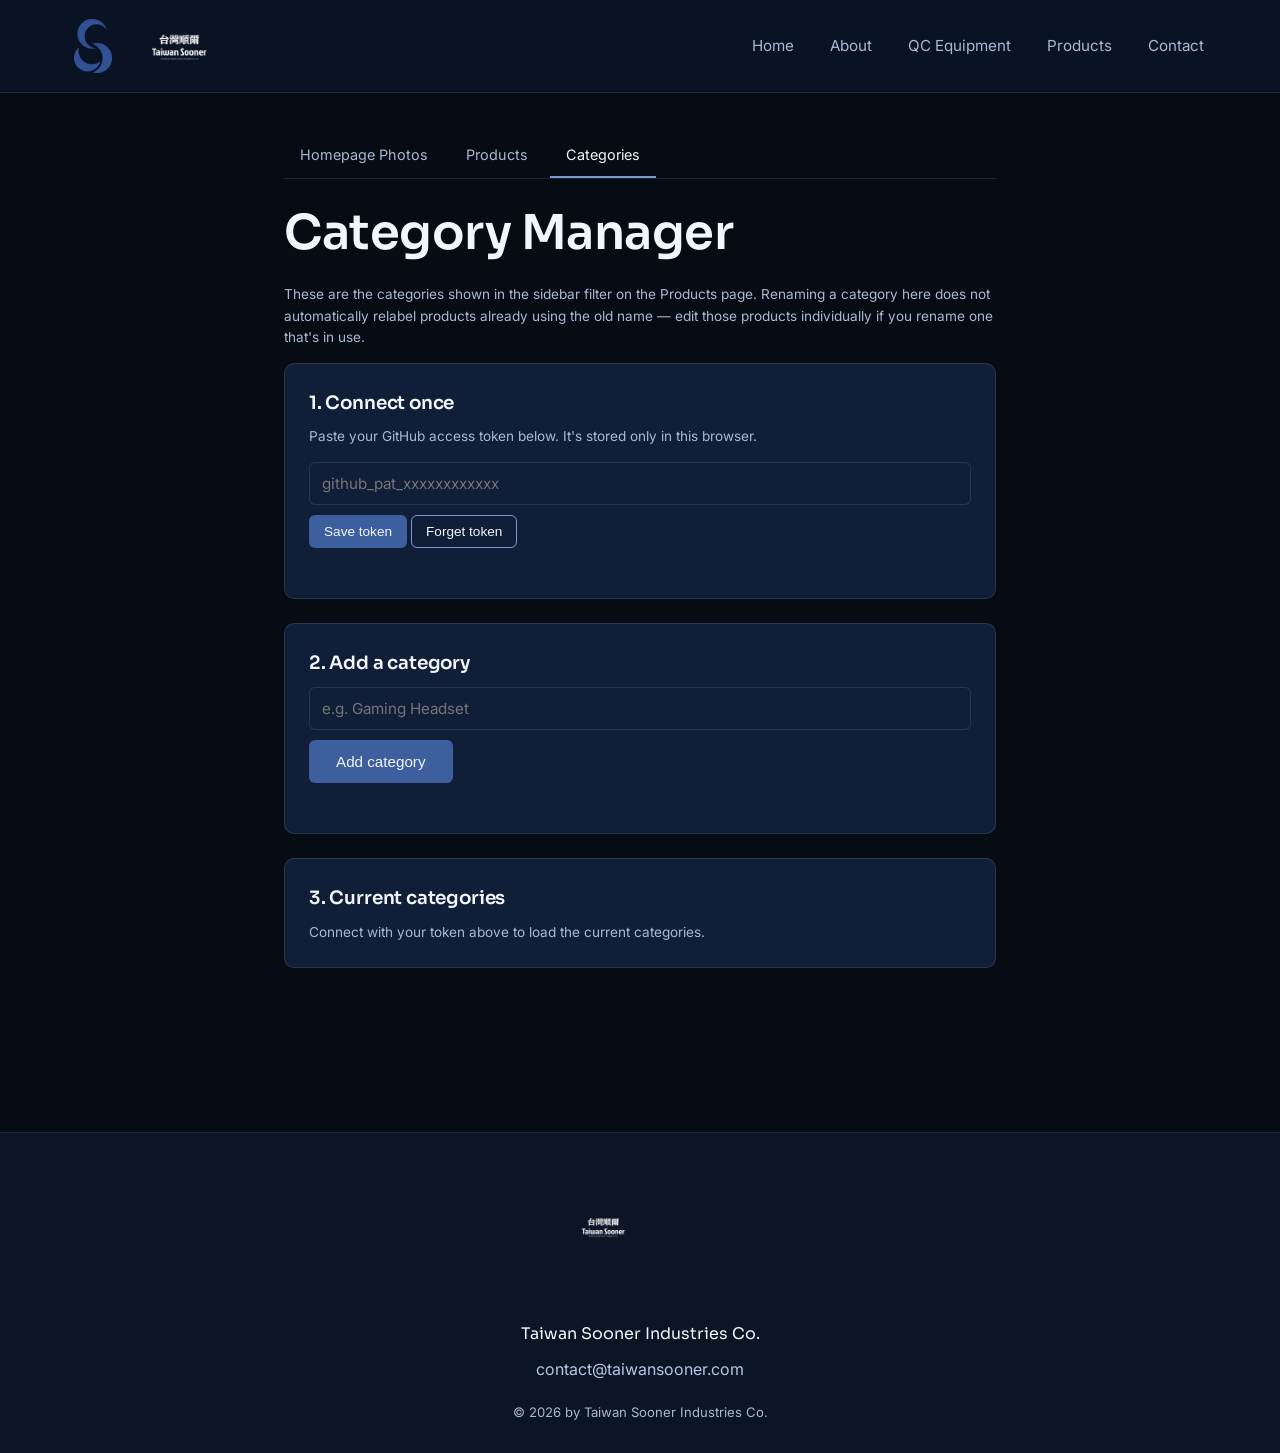
<file: admin/categories.html>
<!DOCTYPE html>
<html lang="en">
<head>
<meta charset="UTF-8">
<meta name="viewport" content="width=device-width, initial-scale=1">
<title>Category Manager | Taiwan Sooner</title>
<link rel="icon" href="/images/logo/sooner-icon.png">
<link rel="preconnect" href="https://fonts.googleapis.com">
<link href="https://fonts.googleapis.com/css2?family=Sora:wght@500;600;700&family=Inter:wght@400;500&display=swap" rel="stylesheet">
<link rel="stylesheet" href="/css/style.css">
<link rel="stylesheet" href="/css/admin.css">
</head>
<body data-page="admin">

<div id="site-header"></div>

<div class="admin-wrap">
  <div class="admin-tabs">
    <a href="/admin/index.html">Homepage Photos</a>
    <a href="/admin/products.html">Products</a>
    <a href="/admin/categories.html" class="is-active">Categories</a>
  </div>

  <h1>Category Manager</h1>
  <p class="muted">These are the categories shown in the sidebar filter on the Products page. Renaming a category here does not automatically relabel products already using the old name — edit those products individually if you rename one that's in use.</p>

  <div class="panel" id="setup-panel">
    <h3>1. Connect once</h3>
    <p class="muted">Paste your GitHub access token below. It's stored only in this browser.</p>
    <input type="password" id="token-input" placeholder="github_pat_xxxxxxxxxxxx" style="margin-bottom:10px">
    <button class="btn small-btn" id="save-token">Save token</button>
    <button class="btn btn-outline small-btn" id="clear-token">Forget token</button>
    <div class="status" id="setup-status"></div>
  </div>

  <div class="panel">
    <h3>2. Add a category</h3>
    <input type="text" id="new-category-input" placeholder="e.g. Gaming Headset" style="margin-bottom:10px">
    <button class="btn" id="add-btn">Add category</button>
    <div class="status" id="add-status"></div>
  </div>

  <div class="panel">
    <h3>3. Current categories</h3>
    <div id="category-list" class="muted">Connect with your token above to load the current categories.</div>
  </div>
</div>

<div id="site-footer"></div>
<script src="/js/main.js"></script>
<script src="/js/admin-common.js"></script>
<script>
const CATEGORIES_PATH = "data/categories.json";

const tokenInput = document.getElementById("token-input");
const setupStatus = document.getElementById("setup-status");
const addStatus = document.getElementById("add-status");
const categoryList = document.getElementById("category-list");
const newCategoryInput = document.getElementById("new-category-input");

document.getElementById("save-token").addEventListener("click", () => {
  if (!tokenInput.value.trim()) return;
  tsSetToken(tokenInput.value.trim());
  tokenInput.value = "";
  setupStatus.textContent = "Token saved in this browser.";
  setupStatus.className = "status ok";
  refresh();
});
document.getElementById("clear-token").addEventListener("click", () => {
  tsClearToken();
  setupStatus.textContent = "Token removed.";
  setupStatus.className = "status";
  refresh();
});

async function refresh() {
  if (!tsGetToken()) {
    categoryList.textContent = "Connect with your token above to load the current categories.";
    return;
  }
  categoryList.textContent = "Loading…";
  try {
    const { entries } = await tsLoadJson(CATEGORIES_PATH);
    if (entries.length === 0) {
      categoryList.textContent = "No categories yet — add one above.";
      return;
    }
    categoryList.innerHTML = "";
    entries.forEach((cat, index) => {
      const row = document.createElement("div");
      row.className = "row-item";
      row.innerHTML = `
        <div class="grow">
          <input type="text" value="${cat.replace(/"/g, '&quot;')}" data-index="${index}" class="cat-rename-input" style="margin-bottom:0">
        </div>
        <div class="row-actions">
          <button class="btn btn-outline small-btn" data-action="rename" data-index="${index}">Save</button>
          <button class="btn btn-outline small-btn" data-action="delete" data-index="${index}">Remove</button>
        </div>`;
      categoryList.appendChild(row);
    });

    categoryList.querySelectorAll('[data-action="rename"]').forEach((btn) => {
      btn.addEventListener("click", () => renameCategory(parseInt(btn.dataset.index, 10)));
    });
    categoryList.querySelectorAll('[data-action="delete"]').forEach((btn) => {
      btn.addEventListener("click", () => deleteCategory(parseInt(btn.dataset.index, 10)));
    });
  } catch (e) {
    categoryList.textContent = "Could not load categories: " + e.message;
  }
}

document.getElementById("add-btn").addEventListener("click", async () => {
  const value = newCategoryInput.value.trim();
  addStatus.className = "status";
  if (!tsGetToken()) { addStatus.textContent = "Connect your token first."; addStatus.className = "status error"; return; }
  if (!value) { addStatus.textContent = "Enter a category name first."; addStatus.className = "status error"; return; }
  try {
    const { entries, sha } = await tsLoadJson(CATEGORIES_PATH);
    if (entries.includes(value)) {
      addStatus.textContent = "That category already exists.";
      addStatus.className = "status error";
      return;
    }
    entries.push(value);
    await tsSaveJson(CATEGORIES_PATH, entries, sha, `Add category ${value}`);
    addStatus.textContent = "Category added!";
    addStatus.className = "status ok";
    newCategoryInput.value = "";
    refresh();
  } catch (e) {
    addStatus.textContent = "Something went wrong: " + e.message;
    addStatus.className = "status error";
  }
});

async function renameCategory(index) {
  const input = categoryList.querySelector(`.cat-rename-input[data-index="${index}"]`);
  const newValue = input.value.trim();
  if (!newValue) return;
  const { entries, sha } = await tsLoadJson(CATEGORIES_PATH);
  entries[index] = newValue;
  await tsSaveJson(CATEGORIES_PATH, entries, sha, `Rename category to ${newValue}`);
  refresh();
}

async function deleteCategory(index) {
  if (!confirm("Remove this category from the filter sidebar?")) return;
  const { entries, sha } = await tsLoadJson(CATEGORIES_PATH);
  entries.splice(index, 1);
  await tsSaveJson(CATEGORIES_PATH, entries, sha, "Remove category");
  refresh();
}

document.addEventListener("partials:loaded", refresh);
</script>
</body>
</html>
</file>
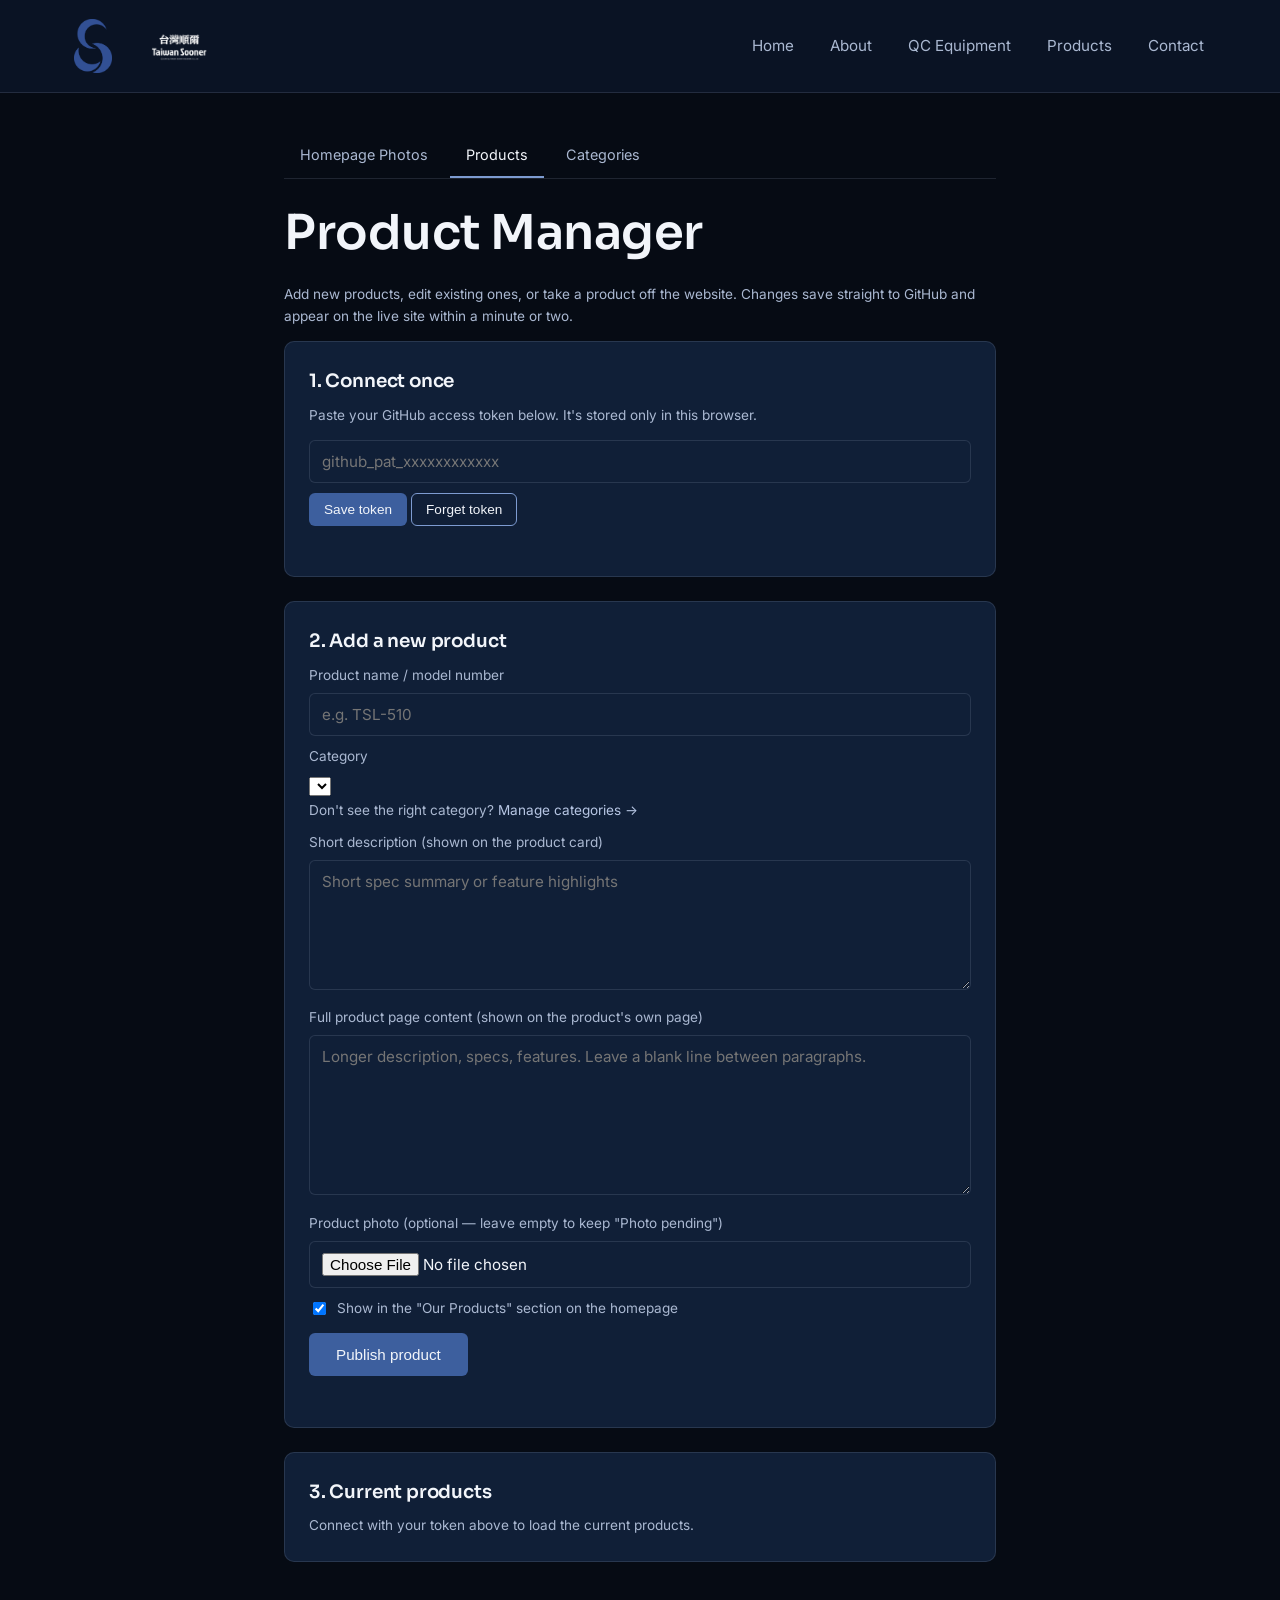
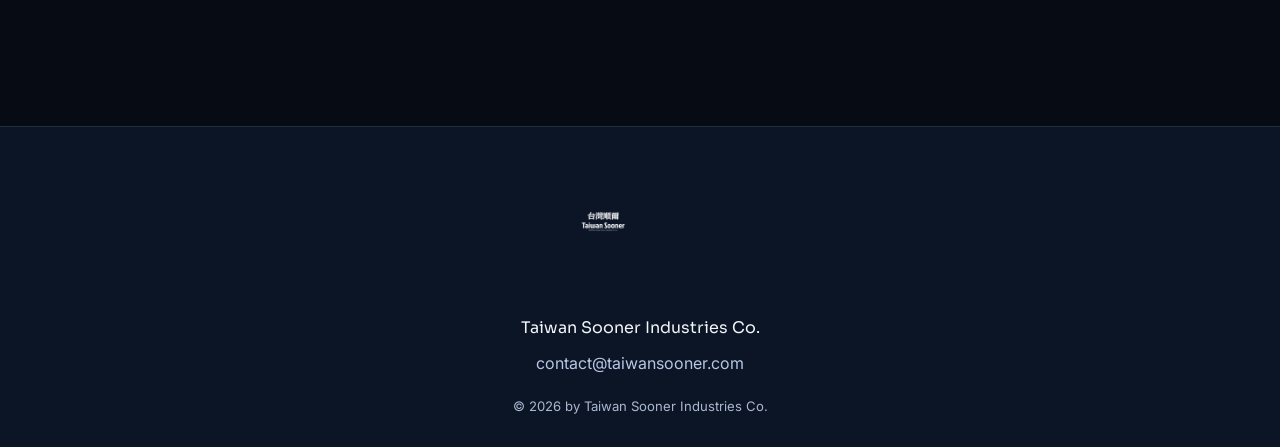
<file: admin/products.html>
<!DOCTYPE html>
<html lang="en">
<head>
<meta charset="UTF-8">
<meta name="viewport" content="width=device-width, initial-scale=1">
<title>Product Manager | Taiwan Sooner</title>
<link rel="icon" href="/images/logo/sooner-icon.png">
<link rel="preconnect" href="https://fonts.googleapis.com">
<link href="https://fonts.googleapis.com/css2?family=Sora:wght@500;600;700&family=Inter:wght@400;500&display=swap" rel="stylesheet">
<link rel="stylesheet" href="/css/style.css">
<link rel="stylesheet" href="/css/admin.css">
</head>
<body data-page="admin">

<div id="site-header"></div>

<div class="admin-wrap">
  <div class="admin-tabs">
    <a href="/admin/index.html">Homepage Photos</a>
    <a href="/admin/products.html" class="is-active">Products</a>
    <a href="/admin/categories.html">Categories</a>
  </div>

  <h1>Product Manager</h1>
  <p class="muted">Add new products, edit existing ones, or take a product off the website. Changes save straight to GitHub and appear on the live site within a minute or two.</p>

  <div class="panel" id="setup-panel">
    <h3>1. Connect once</h3>
    <p class="muted">Paste your GitHub access token below. It's stored only in this browser.</p>
    <input type="password" id="token-input" placeholder="github_pat_xxxxxxxxxxxx" style="margin-bottom:10px">
    <button class="btn small-btn" id="save-token">Save token</button>
    <button class="btn btn-outline small-btn" id="clear-token">Forget token</button>
    <div class="status" id="setup-status"></div>
  </div>

  <div class="panel">
    <h3 id="form-title">2. Add a new product</h3>
    <input type="hidden" id="edit-id" value="">
    <label for="name-input">Product name / model number</label>
    <input type="text" id="name-input" placeholder="e.g. TSL-510" style="margin-bottom:10px">
    <label for="category-input">Category</label>
    <select id="category-input" style="margin-bottom:4px"></select>
    <p class="muted" style="margin-bottom:10px">Don't see the right category? <a href="/admin/categories.html" style="color:var(--blue-200)">Manage categories →</a></p>
    <label for="desc-input">Short description (shown on the product card)</label>
    <textarea id="desc-input" placeholder="Short spec summary or feature highlights" style="margin-bottom:10px"></textarea>
    <label for="details-input">Full product page content (shown on the product's own page)</label>
    <textarea id="details-input" placeholder="Longer description, specs, features. Leave a blank line between paragraphs." style="margin-bottom:10px;min-height:160px"></textarea>
    <label for="photo-input">Product photo (optional — leave empty to keep "Photo pending")</label>
    <input type="file" id="photo-input" accept="image/*" style="margin-bottom:10px">
    <label class="muted" style="display:flex;align-items:center;gap:8px;margin-bottom:14px">
      <input type="checkbox" id="featured-input" checked style="width:auto"> Show in the "Our Products" section on the homepage
    </label>
    <button class="btn" id="save-btn">Publish product</button>
    <button class="btn btn-outline small-btn" id="cancel-edit" style="display:none">Cancel edit</button>
    <div class="status" id="save-status"></div>
  </div>

  <div class="panel">
    <h3>3. Current products</h3>
    <div id="product-list" class="muted">Connect with your token above to load the current products.</div>
  </div>
</div>

<div id="site-footer"></div>
<script src="/js/main.js"></script>
<script src="/js/admin-common.js"></script>
<script>
const DATA_PATH = "data/products.json";
const CATEGORIES_PATH = "data/categories.json";
const IMAGE_DIR = "images/products";

const tokenInput = document.getElementById("token-input");
const setupStatus = document.getElementById("setup-status");
const saveStatus = document.getElementById("save-status");
const productList = document.getElementById("product-list");
const editIdField = document.getElementById("edit-id");
const nameInput = document.getElementById("name-input");
const categoryInput = document.getElementById("category-input");
const descInput = document.getElementById("desc-input");
const detailsInput = document.getElementById("details-input");
const photoInput = document.getElementById("photo-input");
const featuredInput = document.getElementById("featured-input");
const formTitle = document.getElementById("form-title");
const cancelEditBtn = document.getElementById("cancel-edit");

document.getElementById("save-token").addEventListener("click", () => {
  if (!tokenInput.value.trim()) return;
  tsSetToken(tokenInput.value.trim());
  tokenInput.value = "";
  setupStatus.textContent = "Token saved in this browser.";
  setupStatus.className = "status ok";
  refresh();
});
document.getElementById("clear-token").addEventListener("click", () => {
  tsClearToken();
  setupStatus.textContent = "Token removed.";
  setupStatus.className = "status";
  refresh();
});

async function loadCategoryOptions(selected) {
  categoryInput.innerHTML = "";
  let categories = [];
  try {
    const { entries } = await tsLoadJson(CATEGORIES_PATH);
    categories = entries;
  } catch (e) {
    categories = [];
  }
  if (categories.length === 0) {
    const opt = document.createElement("option");
    opt.textContent = "Add a category first →";
    opt.disabled = true;
    categoryInput.appendChild(opt);
    return;
  }
  categories.forEach((cat) => {
    const opt = document.createElement("option");
    opt.value = cat;
    opt.textContent = cat;
    if (cat === selected) opt.selected = true;
    categoryInput.appendChild(opt);
  });
}

function resetForm() {
  editIdField.value = "";
  nameInput.value = "";
  descInput.value = "";
  detailsInput.value = "";
  photoInput.value = "";
  featuredInput.checked = true;
  formTitle.textContent = "2. Add a new product";
  cancelEditBtn.style.display = "none";
  loadCategoryOptions();
}
cancelEditBtn.addEventListener("click", resetForm);

async function refresh() {
  if (!tsGetToken()) {
    productList.textContent = "Connect with your token above to load the current products.";
    return;
  }
  productList.textContent = "Loading…";
  loadCategoryOptions();
  try {
    const { entries } = await tsLoadJson(DATA_PATH);
    if (entries.length === 0) {
      productList.textContent = "No products yet — add one above.";
      return;
    }
    productList.innerHTML = "";
    entries.forEach((p) => {
      const row = document.createElement("div");
      row.className = "row-item";
      row.innerHTML = `
        <img src="${p.image ? '/' + p.image : '/images/logo/sooner-icon.png'}" alt="">
        <div class="grow">
          <div><strong>${p.name}</strong> <span class="chip">${p.category || "Uncategorized"}</span></div>
          <div class="fname">${p.description ? p.description.slice(0, 70) : "(no description yet)"}</div>
        </div>
        <div class="row-actions">
          <label class="muted" style="margin:0"><input type="checkbox" ${p.active !== false ? "checked" : ""} data-action="toggle" data-id="${p.id}"> shown</label>
          <label class="muted" style="margin:0"><input type="checkbox" ${p.featured !== false ? "checked" : ""} data-action="feature" data-id="${p.id}"> on homepage</label>
          <button class="btn btn-outline small-btn" data-action="edit" data-id="${p.id}">Edit</button>
          <button class="btn btn-outline small-btn" data-action="delete" data-id="${p.id}">Remove</button>
        </div>`;
      productList.appendChild(row);
    });

    productList.querySelectorAll('[data-action="toggle"]').forEach((cb) => {
      cb.addEventListener("change", () => toggleField(cb.dataset.id, "active", cb.checked));
    });
    productList.querySelectorAll('[data-action="feature"]').forEach((cb) => {
      cb.addEventListener("change", () => toggleField(cb.dataset.id, "featured", cb.checked));
    });
    productList.querySelectorAll('[data-action="delete"]').forEach((btn) => {
      btn.addEventListener("click", () => removeProduct(btn.dataset.id));
    });
    productList.querySelectorAll('[data-action="edit"]').forEach((btn) => {
      btn.addEventListener("click", () => startEdit(btn.dataset.id, entries));
    });
  } catch (e) {
    productList.textContent = "Could not load products: " + e.message;
  }
}

async function startEdit(id, entries) {
  const p = entries.find((e) => e.id === id);
  if (!p) return;
  editIdField.value = id;
  nameInput.value = p.name;
  descInput.value = p.description || "";
  detailsInput.value = p.details || "";
  featuredInput.checked = p.featured !== false;
  await loadCategoryOptions(p.category || "");
  formTitle.textContent = `2. Editing "${p.name}"`;
  cancelEditBtn.style.display = "inline-block";
  window.scrollTo({ top: 0, behavior: "smooth" });
}

async function toggleField(id, field, value) {
  const { entries, sha } = await tsLoadJson(DATA_PATH);
  const updated = entries.map((e) => (e.id === id ? { ...e, [field]: value } : e));
  await tsSaveJson(DATA_PATH, updated, sha, `Update ${field} for product ${id}`);
  refresh();
}

async function removeProduct(id) {
  if (!confirm("Remove this product from the website?")) return;
  const { entries, sha } = await tsLoadJson(DATA_PATH);
  const remaining = entries.filter((e) => e.id !== id);
  await tsSaveJson(DATA_PATH, remaining, sha, `Remove product ${id}`);
  refresh();
}

function slugify(name) {
  return name.toLowerCase().trim().replace(/[^a-z0-9]+/g, "-").replace(/(^-|-$)/g, "") || Date.now().toString(36);
}

document.getElementById("save-btn").addEventListener("click", async () => {
  const name = nameInput.value.trim();
  const category = categoryInput.value;
  const description = descInput.value.trim();
  const details = detailsInput.value.trim();
  const featured = featuredInput.checked;
  const file = photoInput.files[0];
  const editingId = editIdField.value;
  saveStatus.className = "status";

  if (!tsGetToken()) { saveStatus.textContent = "Connect your token first."; saveStatus.className = "status error"; return; }
  if (!name) { saveStatus.textContent = "Product name is required."; saveStatus.className = "status error"; return; }

  saveStatus.textContent = "Saving…";
  try {
    let imagePath = null;
    if (file) {
      const dataUrl = await tsReadFileAsDataUrl(file);
      const ext = file.name.split(".").pop().toLowerCase();
      const safeExt = /^(jpe?g|png|webp)$/.test(ext) ? ext : "jpg";
      imagePath = `${IMAGE_DIR}/${slugify(name)}-${Date.now().toString(36)}.${safeExt}`;
      await tsGhPut(imagePath, tsB64FromDataUrl(dataUrl), null, `Add photo for ${name}`);
    }

    const { entries, sha } = await tsLoadJson(DATA_PATH);

    if (editingId) {
      const updated = entries.map((e) =>
        e.id === editingId
          ? { ...e, name, category, description, details, featured, image: imagePath || e.image }
          : e
      );
      await tsSaveJson(DATA_PATH, updated, sha, `Update product ${editingId}`);
      saveStatus.textContent = "Product updated!";
    } else {
      const id = slugify(name);
      entries.push({ id, name, category, description, details, featured, image: imagePath || "", active: true });
      await tsSaveJson(DATA_PATH, entries, sha, `Add product ${id}`);
      saveStatus.textContent = "Product published!";
    }
    saveStatus.className = "status ok";
    resetForm();
    refresh();
  } catch (e) {
    saveStatus.textContent = "Something went wrong: " + e.message;
    saveStatus.className = "status error";
  }
});

document.addEventListener("partials:loaded", refresh);
</script>
</body>
</html>
</file>
<file: css/style.css>
/* ==========================================================================
   Taiwan Sooner Industries — global stylesheet
   Palette: near-black deep navy with light grey-blue accents
   ========================================================================== */

:root {
  --navy-950: #060b14;   /* page background */
  --navy-900: #0b1526;   /* header / footer background */
  --navy-800: #101f37;   /* card / panel background */
  --navy-700: #17294a;   /* card hover / border-heavy panel */
  --blue-600: #3d5f9e;   /* brand blue, sampled from the Sooner mark */
  --blue-400: #7d9bd1;   /* mid accent */
  --blue-200: #b7c6e4;   /* light grey-blue accent, for rules/labels */
  --ink-050:  #f2f5fa;   /* primary text on dark */
  --ink-300:  #aab8d1;   /* muted text on dark */
  --line: rgba(183, 198, 228, 0.14);

  --font-head: "Sora", "Segoe UI", sans-serif;
  --font-body: "Inter", "Segoe UI", sans-serif;

  --maxw: 1180px;
}

* { box-sizing: border-box; }
html { scroll-behavior: smooth; }

body {
  margin: 0;
  background: var(--navy-950);
  color: var(--ink-050);
  font-family: var(--font-body);
  line-height: 1.6;
  -webkit-font-smoothing: antialiased;
}

img { max-width: 100%; display: block; }
a { color: inherit; text-decoration: none; }

.wrap {
  max-width: var(--maxw);
  margin: 0 auto;
  padding: 0 24px;
}

h1, h2, h3 { font-family: var(--font-head); font-weight: 600; margin: 0 0 0.5em; letter-spacing: -0.01em; }
h1 { font-size: clamp(2rem, 4vw, 3rem); line-height: 1.1; }
h2 { font-size: clamp(1.5rem, 2.6vw, 2.1rem); line-height: 1.2; }
h3 { font-size: 1.15rem; }
p { margin: 0 0 1em; color: var(--ink-300); }

/* focus visibility (accessibility floor) */
a:focus-visible, button:focus-visible, input:focus-visible, textarea:focus-visible {
  outline: 2px solid var(--blue-400);
  outline-offset: 3px;
}

@media (prefers-reduced-motion: reduce) {
  * { animation-duration: 0.001ms !important; transition-duration: 0.001ms !important; }
}

/* ---------- header ---------- */
.site-header {
  position: sticky;
  top: 0;
  z-index: 100;
  background: rgba(11, 21, 38, 0.92);
  backdrop-filter: blur(8px);
  border-bottom: 1px solid var(--line);
}
.site-header .wrap {
  display: flex;
  align-items: center;
  justify-content: space-between;
  height: 92px;
}
.brand { display: flex; align-items: center; gap: 14px; }
.brand .icon { height: 54px; width: auto; }
.brand .wordmark { height: 60px; width: auto; }
@media (max-width: 500px) {
  .brand .icon { height: 40px; }
  .brand .wordmark { height: 44px; }
}

.nav-list {
  display: flex;
  gap: 32px;
  list-style: none;
  margin: 0;
  padding: 0;
}
.nav-list a {
  font-size: 0.95rem;
  color: var(--ink-300);
  padding: 6px 2px;
  border-bottom: 2px solid transparent;
  transition: color 0.15s ease, border-color 0.15s ease;
}
.nav-list a:hover,
.nav-list a[aria-current="page"] {
  color: var(--ink-050);
  border-color: var(--blue-400);
}

.nav-toggle {
  display: none;
  background: none;
  border: 1px solid var(--line);
  border-radius: 6px;
  color: var(--ink-050);
  width: 42px;
  height: 38px;
  font-size: 1.2rem;
  cursor: pointer;
}

@media (max-width: 860px) {
  .nav-toggle { display: block; }
  .nav-list {
    position: absolute;
    top: 92px;
    left: 0;
    right: 0;
    background: var(--navy-900);
    border-bottom: 1px solid var(--line);
    flex-direction: column;
    gap: 0;
    padding: 8px 24px 16px;
    display: none;
  }
  .nav-list.open { display: flex; }
  .nav-list a { display: block; padding: 12px 0; border-bottom: 1px solid var(--line); }
}

/* ---------- hero / carousel ---------- */
.hero-carousel {
  position: relative;
  height: min(72vh, 640px);
  min-height: 380px;
  overflow: hidden;
  background: var(--navy-900);
}
.hero-slide {
  position: absolute;
  inset: 0;
  opacity: 0;
  transition: opacity 1.1s ease;
  background-size: cover;
  background-position: center;
}
.hero-slide.is-active { opacity: 1; }
.hero-slide::after {
  content: "";
  position: absolute;
  inset: 0;
  background: linear-gradient(180deg, rgba(6,11,20,0.15) 0%, rgba(6,11,20,0.85) 100%);
}
.hero-copy {
  position: absolute;
  left: 0; right: 0; bottom: 56px;
  z-index: 2;
  text-align: center;
  padding: 0 24px;
}
.hero-copy .eyebrow-logo { max-width: 320px; margin: 0 auto 18px; opacity: 0.95; }
.hero-copy p { color: var(--blue-200); max-width: 640px; margin: 0 auto; font-size: 0.98rem; }

.hero-dots {
  position: absolute;
  z-index: 2;
  left: 0; right: 0; bottom: 20px;
  display: flex;
  justify-content: center;
  gap: 8px;
}
.hero-dots button {
  width: 8px; height: 8px; border-radius: 50%;
  border: 1px solid var(--blue-200);
  background: transparent;
  cursor: pointer;
  padding: 0;
}
.hero-dots button.is-active { background: var(--blue-200); }

.hero-empty {
  height: 100%;
  display: flex;
  align-items: center;
  justify-content: center;
  color: var(--ink-300);
  font-size: 0.9rem;
}

/* ---------- generic sections ---------- */
section { padding: 72px 0; }
.section-tight { padding: 48px 0; }
.section-alt { background: var(--navy-900); }
.section-head { max-width: 680px; margin-bottom: 40px; }
.section-head p:last-child { margin-bottom: 0; }

.grid-3 {
  display: grid;
  grid-template-columns: repeat(3, 1fr);
  gap: 20px;
}
.grid-4 {
  display: grid;
  grid-template-columns: repeat(4, 1fr);
  gap: 20px;
}
@media (max-width: 900px) { .grid-3, .grid-4 { grid-template-columns: repeat(2, 1fr); } }
@media (max-width: 560px) { .grid-3, .grid-4 { grid-template-columns: 1fr; } }

.card {
  background: var(--navy-800);
  border: 1px solid var(--line);
  border-radius: 10px;
  padding: 22px;
}
.card h3 { margin-bottom: 8px; }
.card p { margin-bottom: 0; font-size: 0.92rem; }

.product-card {
  background: var(--navy-800);
  border: 1px solid var(--line);
  border-radius: 10px;
  overflow: hidden;
  transition: border-color 0.15s ease;
}
.product-card:hover { border-color: var(--blue-400); }
.product-card .thumb {
  aspect-ratio: 4 / 3;
  background: var(--navy-700);
  display: flex;
  align-items: center;
  justify-content: center;
  color: var(--ink-300);
  font-size: 0.8rem;
}
.product-card .meta { padding: 14px 16px; }
.product-card .meta .cat { color: var(--blue-200); font-size: 0.75rem; }
.product-card .meta h3 { font-size: 1rem; margin: 4px 0 0; }

.two-col {
  display: grid;
  grid-template-columns: 1fr 1fr;
  gap: 48px;
  align-items: center;
}
@media (max-width: 800px) { .two-col { grid-template-columns: 1fr; gap: 28px; } }

.btn {
  display: inline-block;
  background: var(--blue-600);
  color: var(--ink-050);
  padding: 12px 26px;
  border-radius: 6px;
  font-size: 0.95rem;
  border: 1px solid transparent;
  cursor: pointer;
  transition: background 0.15s ease;
}
.btn:hover { background: #4a70b8; }
.btn-outline {
  background: transparent;
  border: 1px solid var(--blue-400);
  color: var(--ink-050);
}
.btn-outline:hover { background: rgba(125,155,209,0.12); }

ul.plain { list-style: none; padding: 0; margin: 0; }
ul.plain li {
  padding: 10px 0;
  border-bottom: 1px solid var(--line);
  color: var(--ink-300);
  font-size: 0.95rem;
}
ul.plain li:last-child { border-bottom: none; }

/* ---------- page hero banner (About / QC Equipment) ---------- */
.page-hero {
  position: relative;
  padding: 90px 0 60px;
  background-size: cover;
  background-position: center;
  border-bottom: 1px solid var(--line);
}
.page-hero::before {
  content: "";
  position: absolute;
  inset: 0;
  background: linear-gradient(180deg, rgba(6,11,20,0.35) 0%, rgba(6,11,20,0.7) 100%);
}
.page-hero .wrap { position: relative; z-index: 1; }
.page-hero .section-head { max-width: 820px; margin-bottom: 0; }
.page-hero h1, .page-hero p { text-shadow: 0 2px 10px rgba(0,0,0,0.55); }
.page-hero p { color: var(--ink-050); }

/* ---------- factory photo pair (About page) ---------- */
.photo-pair {
  display: grid;
  grid-template-columns: 1fr 1fr;
  gap: 20px;
  margin-top: 28px;
}
.photo-pair img { border-radius: 10px; border: 1px solid var(--line); aspect-ratio: 8/5; object-fit: cover; }
@media (max-width: 700px) { .photo-pair { grid-template-columns: 1fr; } }

/* ---------- lab equipment photo (QC page) ---------- */
.lab-photo { margin-top: 32px; text-align: center; }
.lab-photo img { border-radius: 10px; border: 1px solid var(--line); max-width: 100%; }

/* ---------- product catalog: sidebar + filterable grid ---------- */
.catalog-layout {
  display: grid;
  grid-template-columns: 220px 1fr;
  gap: 36px;
  align-items: start;
}
@media (max-width: 800px) { .catalog-layout { grid-template-columns: 1fr; } }

.category-nav { position: sticky; top: 112px; }
.category-nav h3 { font-size: 0.85rem; text-transform: uppercase; letter-spacing: 0.06em; color: var(--ink-300); margin-bottom: 14px; }
.category-nav ul { list-style: none; margin: 0; padding: 0; }
.category-nav li { margin-bottom: 4px; }
.category-nav button {
  display: block;
  width: 100%;
  text-align: left;
  background: none;
  border: none;
  color: var(--ink-300);
  padding: 9px 10px;
  border-radius: 6px;
  font-size: 0.92rem;
  font-family: var(--font-body);
  cursor: pointer;
}
.category-nav button:hover { background: var(--navy-800); color: var(--ink-050); }
.category-nav button.is-active { background: var(--navy-800); color: var(--ink-050); border-left: 2px solid var(--blue-400); }

.load-more-wrap { text-align: center; margin-top: 36px; }
.catalog-empty { color: var(--ink-300); padding: 40px 0; }

/* product card as a real link */
a.product-card { display: block; }

/* ---------- product detail page ---------- */
.detail-layout {
  display: grid;
  grid-template-columns: 1fr 1fr;
  gap: 44px;
  align-items: start;
}
@media (max-width: 800px) { .detail-layout { grid-template-columns: 1fr; } }
.detail-photo {
  aspect-ratio: 4/3;
  background: var(--navy-800);
  border: 1px solid var(--line);
  border-radius: 10px;
  overflow: hidden;
  display: flex;
  align-items: center;
  justify-content: center;
  color: var(--ink-300);
}
.detail-photo img { width: 100%; height: 100%; object-fit: cover; }
.detail-body .cat { color: var(--blue-200); font-size: 0.8rem; text-transform: uppercase; letter-spacing: 0.05em; }
.detail-body h1 { margin-top: 6px; }
.detail-body .details p { color: var(--ink-050); }
.back-link { display: inline-block; margin-bottom: 24px; color: var(--blue-200); font-size: 0.9rem; }
.form-grid { display: grid; grid-template-columns: 1fr 1fr; gap: 16px; }
.form-grid .full { grid-column: 1 / -1; }
@media (max-width: 620px) { .form-grid { grid-template-columns: 1fr; } }
label { display: block; font-size: 0.85rem; color: var(--ink-300); margin-bottom: 6px; }
input, textarea {
  width: 100%;
  background: var(--navy-800);
  border: 1px solid var(--line);
  border-radius: 6px;
  color: var(--ink-050);
  padding: 11px 12px;
  font-family: var(--font-body);
  font-size: 0.95rem;
}
textarea { min-height: 130px; resize: vertical; }

/* ---------- footer ---------- */
.site-footer {
  background: var(--navy-900);
  border-top: 1px solid var(--line);
  padding: 56px 0 30px;
  margin-top: 40px;
}
.site-footer .wrap {
  display: flex;
  flex-direction: column;
  align-items: center;
  text-align: center;
  gap: 10px;
}
.site-footer img { height: 118px; margin-bottom: 4px; }
.site-footer .company { font-family: var(--font-head); font-size: 1rem; }
.site-footer a.email { color: var(--blue-200); }
.site-footer .copyright { color: var(--ink-300); font-size: 0.82rem; margin-top: 10px; }
</file>
<file: css/admin.css>
.admin-wrap { max-width: 760px; margin: 0 auto; padding: 40px 24px 100px; }
.admin-tabs { display: flex; gap: 6px; margin-bottom: 28px; border-bottom: 1px solid var(--line); }
.admin-tabs a {
  padding: 10px 16px;
  font-size: 0.9rem;
  color: var(--ink-300);
  border-bottom: 2px solid transparent;
}
.admin-tabs a.is-active { color: var(--ink-050); border-color: var(--blue-400); }

.panel { background: var(--navy-800); border: 1px solid var(--line); border-radius: 10px; padding: 24px; margin-bottom: 24px; }

.row-item { display: flex; gap: 14px; align-items: center; padding: 12px 0; border-bottom: 1px solid var(--line); }
.row-item:last-child { border-bottom: none; }
.row-item img { width: 96px; height: 60px; object-fit: cover; border-radius: 4px; background: var(--navy-700); }
.row-item .grow { flex: 1; min-width: 0; }
.row-item .fname { font-size: 0.85rem; color: var(--ink-300); overflow: hidden; text-overflow: ellipsis; white-space: nowrap; }
.row-item .row-actions { display: flex; gap: 8px; align-items: center; flex-wrap: wrap; justify-content: flex-end; }

.status { font-size: 0.85rem; margin-top: 10px; min-height: 1.2em; }
.status.error { color: #e2897b; }
.status.ok { color: #8fd19e; }
.muted { color: var(--ink-300); font-size: 0.85rem; }
.num-input { width: 64px; }
.small-btn { padding: 8px 14px; font-size: 0.85rem; }
.chip { display: inline-block; padding: 2px 8px; border: 1px solid var(--line); border-radius: 999px; font-size: 0.72rem; color: var(--blue-200); }
</file>
